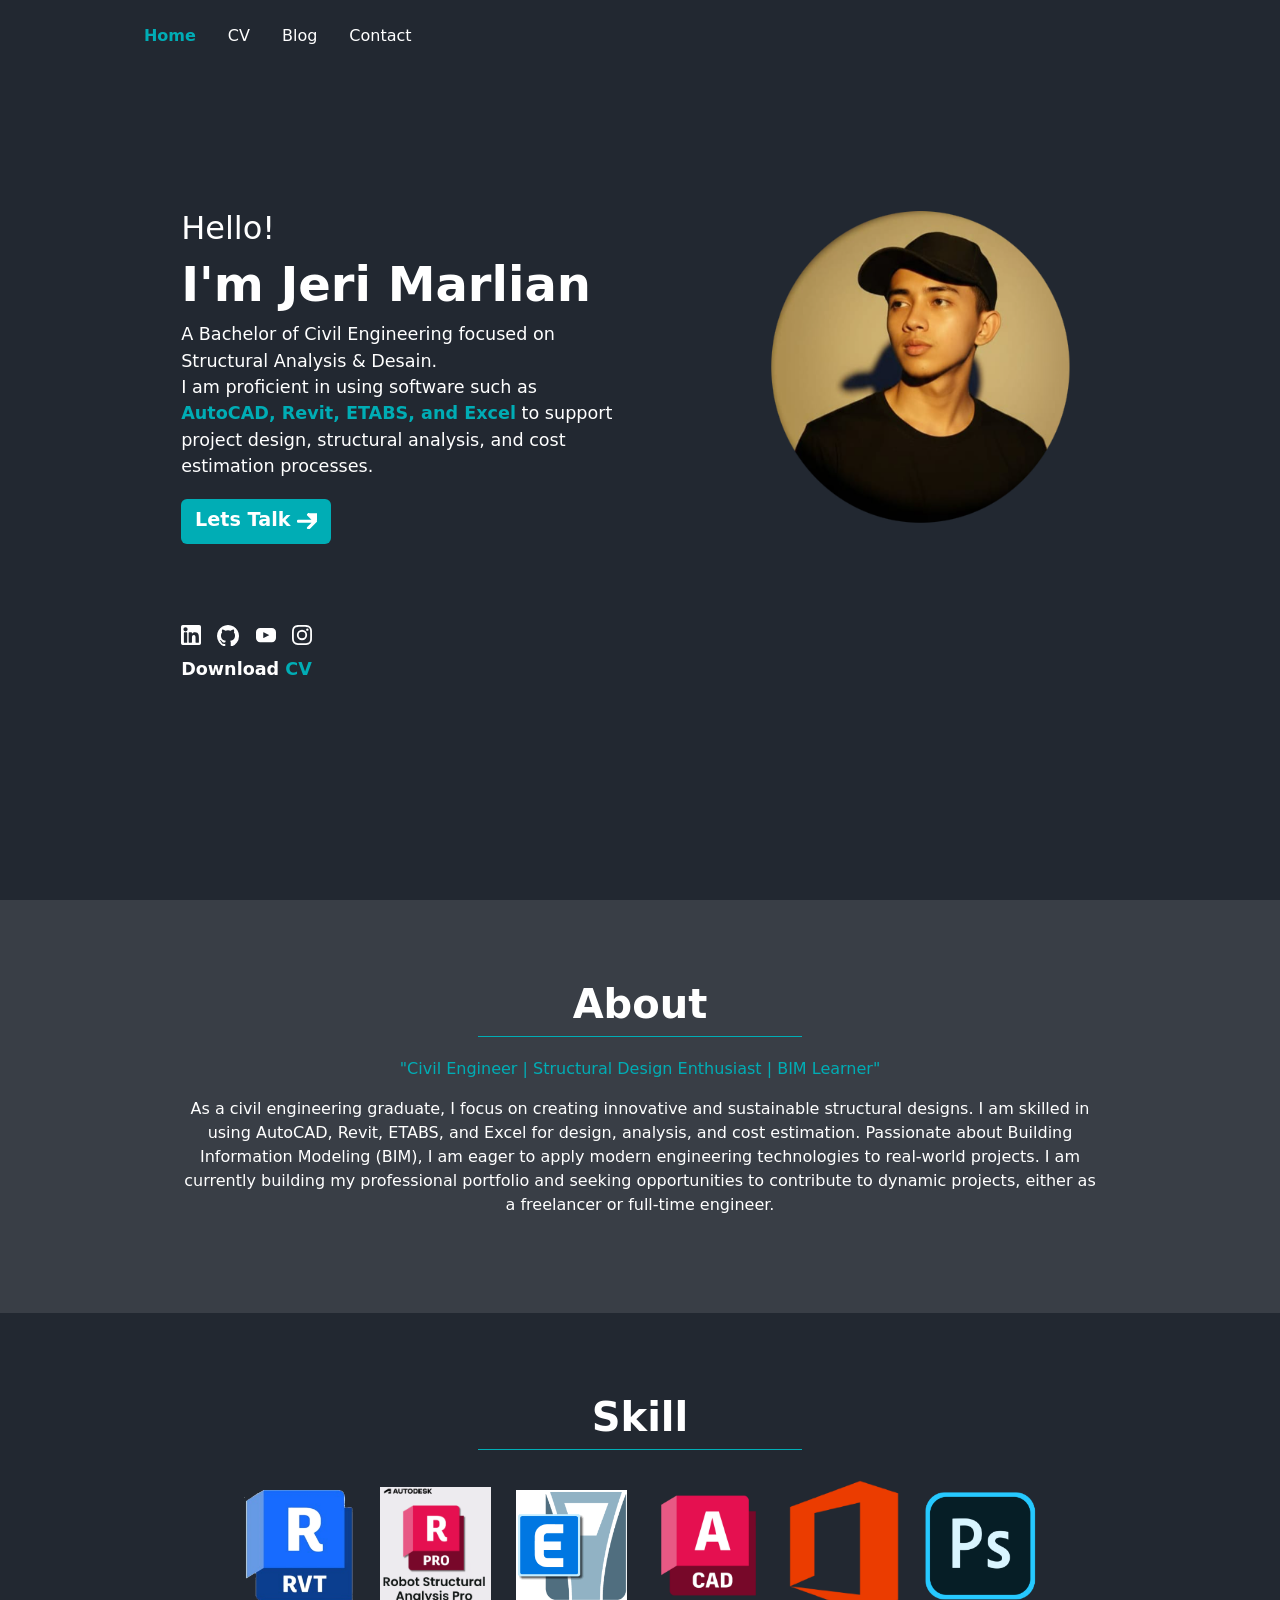
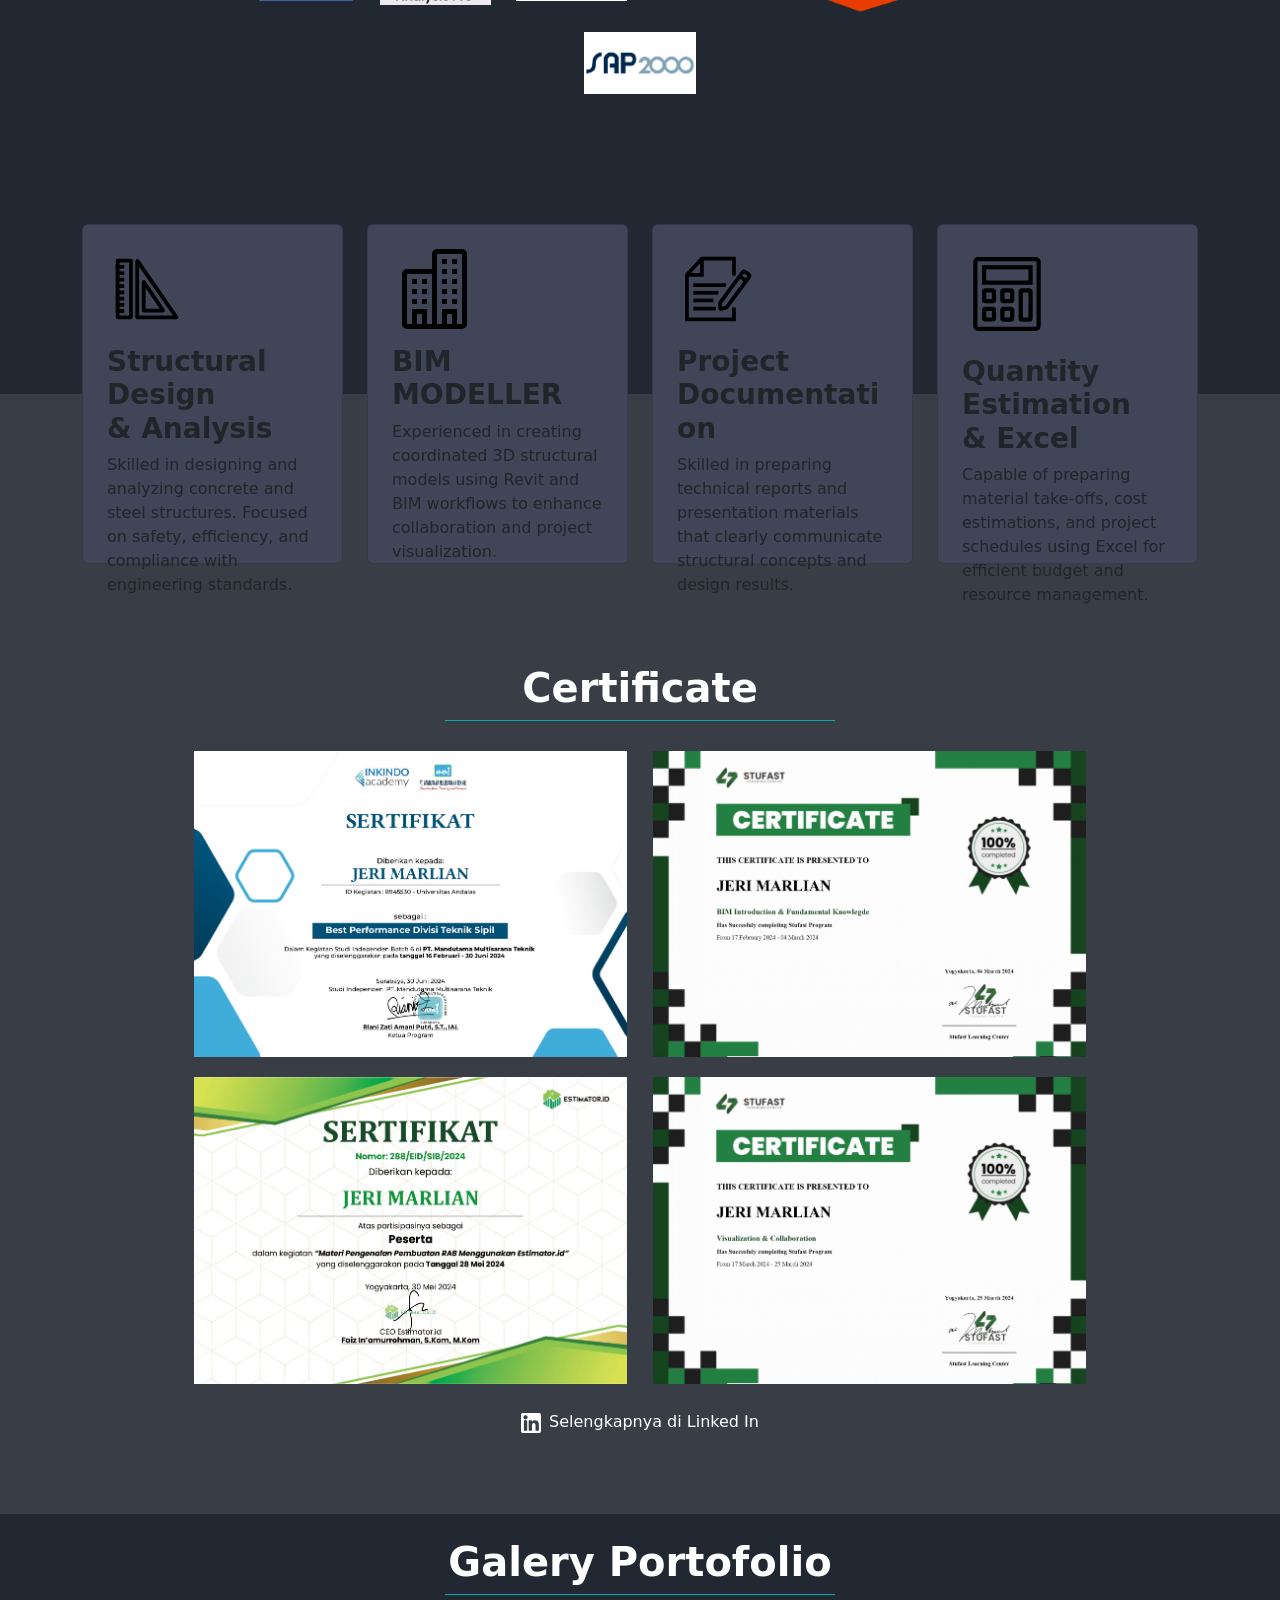
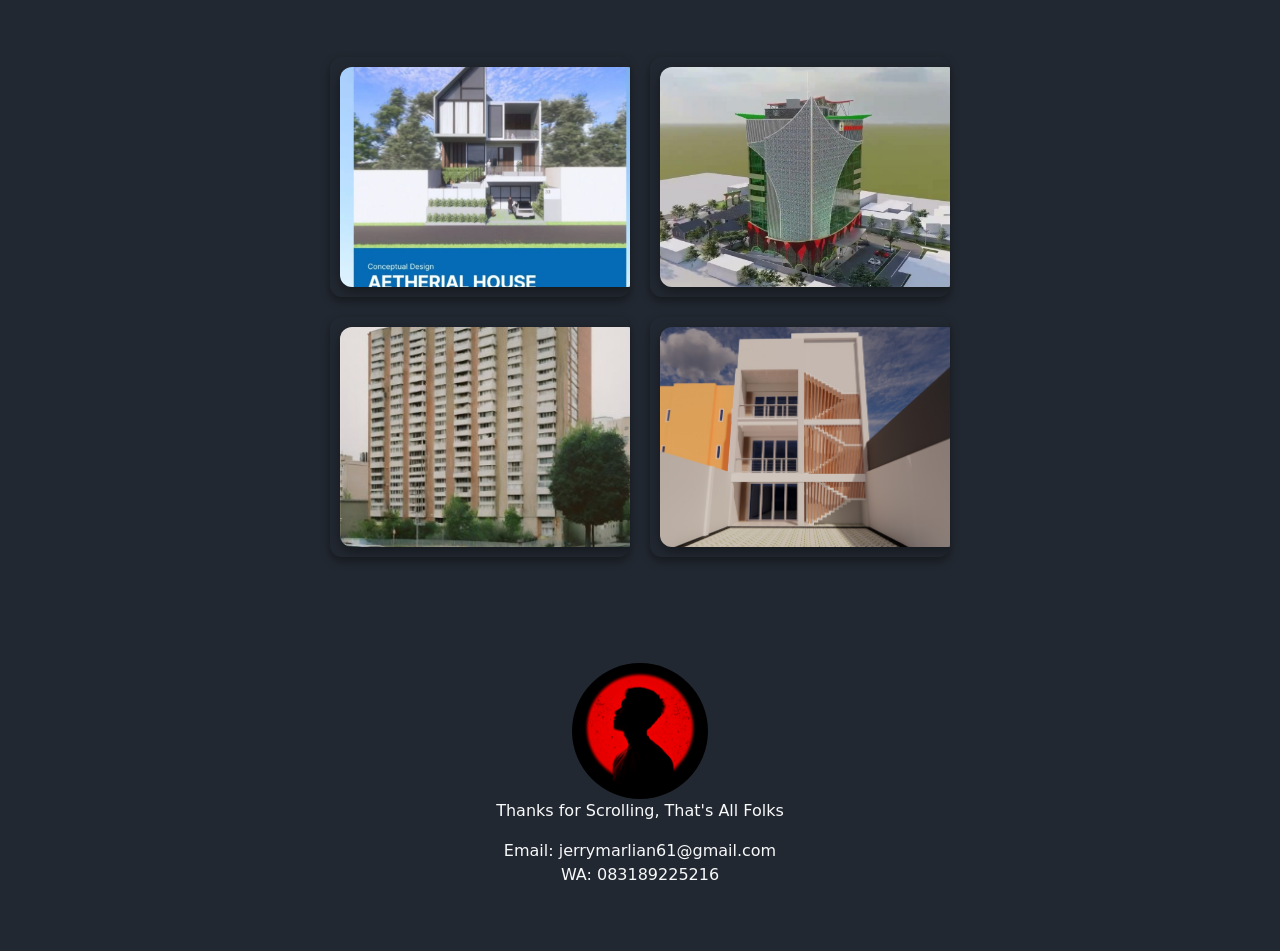
<file: index.html>
<!doctype html>
<html lang="en">
  <head>
    <!-- Required meta tags -->
    <meta charset="utf-8">
    <meta name="viewport" content="width=device-width, initial-scale=1">

    <!-- Bootstrap CSS -->
    <link href="https://cdn.jsdelivr.net/npm/bootstrap@5.0.2/dist/css/bootstrap.min.css" rel="stylesheet" integrity="sha384-EVSTQN3/azprG1Anm3QDgpJLIm9Nao0Yz1ztcQTwFspd3yD65VohhpuuCOmLASjC" crossorigin="anonymous">

    <!--My Style-->
    <link rel="stylesheet" href="css/style.css">
    <link rel="stylesheet" href="css/responsive.css">

    <!--Link Font-->
    <link rel="preconnect" href="https://fonts.googleapis.com">
<link rel="preconnect" href="https://fonts.gstatic.com" crossorigin>
<link href="https://fonts.googleapis.com/css2?family=Ubuntu:wght@300;400;700&display=swap" rel="stylesheet">

    <title>Web Portofolio</title>
  </head>
  <body>

    <!--NavBar-->
    <div class="container-fluid position-fixed" id="nav">
        <div class="container">
        <nav class="navbar navbar-expand-lg navbar-dark bg-transparent py-3">
            <div class="row justify-content-center">
                <div class="col-8">
                    <button class="navbar-toggler" type="button" data-bs-toggle="collapse" data-bs-target="#navbarNav" aria-controls="navbarNav" aria-expanded="false" aria-label="Toggle navigation">
                        <span class="navbar-toggler-icon"></span>
                    </button>
                    <div class="collapse navbar-collapse" id="navbarNav">
                        <ul class="navbar-nav">
                            <li class="nav-item">
                                <a class="nav-link active me-3" aria-current="page" href="#about">Home</a>
                            </li>
                            <li class="nav-item">
                                <a class="nav-link me-3" href="CV/cv.html">CV</a>
                            </li>
                            <li class="nav-item">
                                <a class="nav-link me-3" href="blogs/blog.html" target="_blank">Blog</a>
                            </li>
                            <li class="nav-item">
                                <a class="nav-link me-3" href="mailto:jerrymarlian61@gmail.com">Contact</a>
                            </li>
                        </ul>
                    </div>
                </div>
            </div>
        </nav>
    </div>
</div>

    <!--EndNavBar-->

    <!--Hero Section-->

    <section id="hero">
        <div class="container">
            <div class="row position-relative">
                <div class="col-lg-5 col-md-6 offset-lg-1 my-auto order-1 text-center text-lg-start">
                    <h2>Hello!</h2>
                    <h1 class="fw-bold">I'm Jeri Marlian</h1>
                    <p>A Bachelor of Civil Engineering focused on Structural Analysis & Desain. <br> 
                    I am proficient in using software such as <span class="fw-bold color-acsent">AutoCAD, Revit, ETABS, and Excel</span> to support project design, structural analysis, and cost estimation processes.</p>
                    <a href="https://www.linkedin.com/in/jeri-marlian-8443b9383/" class="btn btn-custom1 my-1">Lets Talk <svg xmlns="http://www.w3.org/2000/svg" width="20" viewBox="0 0 38.044 31.65">
                    <g id="right-arrow" transform="translate(0 -41.346)"> <g id="Group_23" data-name="Group 23" transform="translate(0 41.346)">
                    <path id="Path_2" data-name="Path 2" d="M37436,55.693,23.7,41.953a2.088,2.088,0,0,0-2.945,0L19.5,43.2a2.067,2.067,0,0,0-.608,1.472,2.107,2.107,0,0,0,.608,1.49L27.52,54.2H2.055A2.032,2.032,0,0,0,0,56.243v1.764a2.11,2.11,0,0,0,2.055,2.138H27.61L19.5,68.222a2.062,2.062,0,0,0,0,2.924l1.247,1.244a2.089,2.089,0,0,0,2.945,0L37.436,58.648a2.1,2.1,0,0,0,0-2.955Z" transform="translate(0 -41.346)" fill="#fff"/>
                    </g>
                </g>
                </svg>
                    </a>
                </button>
                <div class="social-icon position-absolute bottom-0">
                    <svg xmlns="http://www.w3.org/2000/svg" width="20" viewBox="0 0 31.297 31.297"> <path id="linkedin" d="M28.466,0H2.831A2.831,2.831,0,0,0,0,2.831V28.466A2.831,2.831,0,0,0,2.831,31.3H28.466A2.831,2.831,0,0,0,31.3,28.466V2.831A2.831,2.831,0,0,0,28.466,0ZM9.685,27.024a.824.824,0,0,1-.824.824H5.354a.824.824,0,0,1-.824-.824v-14.7a.824.824,0,0,1,.824-.824H8.861a.824.824,0,0,1,.824.824ZM7.107,10.113a3.332,3.332,0,1,1,3.332-3.332A3.332,3.332,0,0,1,7.107,10.113ZM28.012,27.09a.758.758,0,0,1-.758.758H23.491a.758.758,0,0,1-.758-.758v-6.9c0-1.029.3-4.508-2.688-4.508-2.319,0-2.79,2.381-2.884,3.45V27.09a.758.758,0,0,1-.758.758h-3.64a.758.758,0,0,1-.758-.758V12.256a.758.758,0,0,1,.758-.758H16.4a.758.758,0,0,1,.758.758v1.283c.86-1.291,2.138-2.287,4.859-2.287,6.026,0,5.992,5.63,5.992,8.723V27.09Z" fill="#fff"/>
                    </svg>
                    <svg id="github-logo" xmlns="http://www.w3.org/2000/svg" width="22" viewBox="0 0 35.627 34.755">
                    <path id="Path_20" data-name="Path 20" d="M33.237,14.237a17.736,17.736,0,0,0-6.483-6.483,17.423,17.423,0,0,0-8.941-2.389A17.425,17.425,0,0,0,8.872,7.754a17.734,17.734,0,0,0-6.483,6.483A17.425,17.425,0,0,0,0,23.178,17.312,17.312,0,0,0,3.4,33.65a17.446,17.446,0,0,0,8.779,6.436,1.038,1.038,0,0,0,.928-.162.907.907,0,0,0,.3-.7q0-.07-.012-1.252t-.012-2.064L12.849,36a6.805,6.805,0,0,1-1.287.081,9.809,9.809,0,0,1-1.612-.162,3.6,3.6,0,0,1-1.554-.7A2.943,2.943,0,0,1,7.375,33.8l-.232-.534a5.8,5.8,0,0,0-.73-1.183A2.8,2.8,0,0,0,5.4,31.2l-.162-.116a1.7,1.7,0,0,1-.3-.279,1.272,1.272,0,0,1-.209-.325q-.07-.163.116-.267a1.5,1.5,0,0,1,.673-.1l.464.069a3.386,3.386,0,0,1,1.148.557,3.744,3.744,0,0,1,1.125,1.206A4.089,4.089,0,0,0,9.544,33.4a2.731,2.731,0,0,0,1.519.5,6.6,6.6,0,0,0,1.322-.116,4.613,4.613,0,0,0,1.044-.348,3.758,3.758,0,0,1,1.136-2.389,15.881,15.881,0,0,1-2.377-.418,9.466,9.466,0,0,1-2.18-.9,6.244,6.244,0,0,1-1.867-1.554,7.468,7.468,0,0,1-1.218-2.435,11.581,11.581,0,0,1-.475-3.479A6.765,6.765,0,0,1,8.28,17.471a6.235,6.235,0,0,1,.162-4.731,3.25,3.25,0,0,1,1.995.313,13.946,13.946,0,0,1,1.937.893q.615.371.986.626a16.751,16.751,0,0,1,8.907,0l.881-.556A12.483,12.483,0,0,1,25.282,13a3.04,3.04,0,0,1,1.879-.255,6.175,6.175,0,0,1,.185,4.731,6.766,6.766,0,0,1,1.833,4.778A11.711,11.711,0,0,1,28.7,25.74a7.178,7.178,0,0,1-1.229,2.435A6.484,6.484,0,0,1,25.6,29.718a9.484,9.484,0,0,1-2.18.9,15.865,15.865,0,0,1-2.377.418,4.131,4.131,0,0,1,1.206,3.293v4.894a.924.924,0,0,0,.29.7,1.007,1.007,0,0,0,.916.162,17.444,17.444,0,0,0,8.779-6.436,17.315,17.315,0,0,0,3.4-10.472A17.439,17.439,0,0,0,33.237,14.237Z" transform="translate(0 -5.365)" fill="#fff"/>
                    </svg>
                    <svg xmlns="http://www.w3.org/2000/svg" width="20" viewBox="0 0 40.402 28.59">
                    <path id="youtube" d="M32.011,67.393H8.391A8.391,8.391,0,0,0,0,75.784V87.592a8.391,8.391,0,0,0,8.391,8.391h23.62A8.391,8.391,0,0,0,40.4,87.592V75.784A8.391,8.391,0,0,0,32.011,67.393ZM26.336,82.262,15.289,87.532a.444.444,0,0,1-.634-.4V76.263a.443.443,0,0,1,.644-.4l11.048,5.6A.444.444,0,0,1,26.336,82.262Z" transform="translate(0 -67.393)" fill="#fff"/>
                    </svg>
                    <svg id="instagram" xmlns="http://www.w3.org/2000/svg" width="20" viewBox="0 0 31.925 31.931">
                    <path id="Path_17" data-name="Path 17" d="M32.293,9.388a11.668,11.668,0,0,0-.742-3.874A8.18,8.18,0,0,0,26.878.842,11.7,11.7,0,0,0,23,.1C21.3.019,20.753,0,16.417,0S11.539.019,9.836.094A11.671,11.671,0,0,0,5.963.836,7.791,7.791,0,0,0,3.131,2.682a7.862,7.862,0,0,0-1.84,2.826A11.7,11.7,0,0,0,.548,9.382c-.081,1.709-.1,2.252-.1,6.587s.019,4.878.094,6.581a11.667,11.667,0,0,0,.742,3.874A8.178,8.178,0,0,0,5.957,31.1a11.7,11.7,0,0,0,3.874.742c1.7.075,2.246.094,6.581.094s4.878-.019,6.581-.094a11.665,11.665,0,0,0,3.874-.742,8.167,8.167,0,0,0,4.672-4.672,11.707,11.707,0,0,0,.742-3.874c.075-1.7.094-2.246.094-6.581s-.006-4.878-.081-6.581ZM29.417,22.425a8.752,8.752,0,0,1-.549,2.963,5.3,5.3,0,0,1-3.032,3.032,8.783,8.783,0,0,1-2.963.549c-1.684.075-2.189.094-6.45.094s-4.772-.019-6.45-.094a8.748,8.748,0,0,1-2.963-.549,4.913,4.913,0,0,1-1.834-1.192,4.964,4.964,0,0,1-1.192-1.834,8.785,8.785,0,0,1-.549-2.963c-.075-1.684-.094-2.19-.094-6.45s.019-4.772.094-6.45a8.748,8.748,0,0,1,.549-2.963,4.853,4.853,0,0,1,1.2-1.834A4.957,4.957,0,0,1,7.017,3.543,8.789,8.789,0,0,1,9.98,2.994c1.684-.075,2.19-.094,6.45-.094s4.772.019,6.45.094a8.752,8.752,0,0,1,2.963.549,4.91,4.91,0,0,1,1.834,1.191,4.963,4.963,0,0,1,1.192,1.834,8.788,8.788,0,0,1,.549,2.963c.075,1.684.094,2.189.094,6.45s-.019,4.759-.094,6.444Zm0,0" transform="translate(-0.449 0)" fill="#fff"/>
                    <path id="Path_18" data-name="Path 18" d="M133.152,124.5a8.2,8.2,0,1,0,8.2,8.2A8.2,8.2,0,0,0,133.152,124.5Zm0,13.524a5.321,5.321,0,1,1,5.321-5.321A5.322,5.322,0,0,1,133.152,138.024Zm0,0" transform="translate(-117.183 -116.734)" fill="#fff"/>
                    <path id="Path_19" data-name="Path 19" d="M366.28,90.517a1.915,1.915,0,1,1-1.915-1.915A1.915,1.915,0,0,1,366.28,90.517Zm0,0" transform="translate(-339.869 -83.075)" fill="#fff"/>
                    </svg>
                    <br>
                    <a href="pdfs/CV - Jeri Marlian.pdf" download class="fw-bold text-decoration-none cv">Download <span class="color-acsent">CV</span></a>
                </div>
                </div>
                <div class="col-lg-5 col-md-6 order-md-2">
                    <img src="img/hero 2.png" width="80%" class="float-lg-end mx-auto d-block border-3" alt="">
                </div>
            </div>
        </div>
    </section>

    <!--End Hero Section-->

    <!--Section About-->

    <section id="about">
        <div class="container-fluid">
            <div class="container">
                <div class="row justify-content-center">
                    <div class="col-10">
                        <h1 class="text-center fw-bold">About</h1>
                        <hr>
                    </div>
                    <div class="col-lg-10 col-md-12 mt-3">
                        <p class="text-center color-acsent">"Civil Engineer | Structural Design Enthusiast | BIM Learner"</p>
                        <p class="text-center">As a civil engineering graduate, I focus on creating innovative and sustainable structural designs. I am skilled in using AutoCAD, Revit, ETABS, and Excel for design, analysis, and cost estimation. Passionate about Building Information Modeling (BIM), I am eager to apply modern engineering technologies to real-world projects. I am currently building my professional portfolio and seeking opportunities to contribute to dynamic projects, either as a freelancer or full-time engineer.</p>
                    </div>
                </div>
            </div>
        </div>
    </section>

    <!--End Section About-->

    <!--Skills-->

    <section id="skill">
        <div class="container-fluid">
            <div class="container">
                <div class="row justify-content-center">
                    <div class="col-10">
                        <h1 class="fw-bold text-center">Skill</h1>
                        <hr>
                    </div>
                    <div class="col-lg-10 col-md-12 text-center mt-3">
                        <img src="img/Revit-2023.png" alt="">
                        <img src="img/Autodesk-Robot-Structural-Analysis-Professional.png" alt="">
                        <img src="img/etabs.png" alt="">
                        <img src="img/autocad-logo-png_seeklogo-482394.png" alt="">
                        <img src="img/ms office.png" alt="">
                        <img src="img/psd.png" alt="">
                        <img src="img/sap2000-vector-logo.png" alt="">
                    </div>
                </div>
                <div class="row justify-content-center skill-content">
                    <div class="col-lg-3 col-md-4 col-sm-10">
                        <div class="card p-4">
                            <div class="row text-center text-sm-start">
                                <div class="col-sm-12">
                                   <?xml version="1.0" encoding="utf-8"?><!-- Uploaded to: SVG Repo, www.svgrepo.com, Generator: SVG Repo Mixer Tools -->
<svg width="80px" viewBox="0 0 64 64" xmlns="http://www.w3.org/2000/svg" stroke-width="3" stroke="#000000" fill="none"><rect x="8.5" y="9.25" width="10.68" height="45.49" rx=".2" stroke-linecap="round"/><line x1="8.5" y1="14.26" x2="12.3" y2="14.26" stroke-linecap="square"/><line x1="8.5" y1="19.38" x2="12.3" y2="19.38" stroke-linecap="square"/><line x1="8.5" y1="24.51" x2="12.3" y2="24.51" stroke-linecap="square"/><line x1="8.5" y1="29.64" x2="12.3" y2="29.64" stroke-linecap="square"/><line x1="8.5" y1="34.77" x2="12.3" y2="34.77" stroke-linecap="square"/><line x1="8.5" y1="39.72" x2="12.3" y2="39.72" stroke-linecap="square"/><line x1="8.5" y1="44.66" x2="12.3" y2="44.66" stroke-linecap="square"/><line x1="8.5" y1="49.61" x2="12.3" y2="49.61" stroke-linecap="square"/><path d="M24.16,9.83V54.57a.19.19,0,0,0,.18.18h31a.19.19,0,0,0,.15-.29l-31-44.73A.18.18,0,0,0,24.16,9.83Z" stroke-linecap="round"/><path d="M29.38,26.48V49.19a.09.09,0,0,0,.08.08H44.63a.2.2,0,0,0,.16-.31L29.53,26.43A.08.08,0,0,0,29.38,26.48Z" stroke-linecap="round"/></svg>
                                </div>
                                <div class="col pt-3">
                                    <h3 class="text-sm-start fw-bold text-center">Structural Design <br> & Analysis</h3>
                                    <p class="text-start">Skilled in designing and analyzing concrete and steel structures. Focused on safety, efficiency, and compliance with engineering standards.</p>
                                </div>
                            </div>
                        </div>
                    </div>
                    <div class="col-lg-3 col-md-4 col-sm-10">
                        <div class="card p-4">
                            <div class="row text-center text-sm-start">
                                <div class="col-sm-12">
                                    <svg xmlns="http://www.w3.org/2000/svg" xml:space="preserve" id="building" width="80px" x="0" y="0" fill="#000" version="1.1" viewBox="0 0 32 32">
  <path d="M20 4h2v2h-2zm4 0h2v2h-2zm-4 4h2v2h-2zm4 0h2v2h-2zm-4 4h2v2h-2zm4 0h2v2h-2zm-4 4h2v2h-2zm4 0h2v2h-2zm-4 4h2v2h-2zm4 0h2v2h-2zm4-20H18a2 2 0 0 0-2 2v6H6a2 2 0 0 0-2 2v20a2 2 0 0 0 2 2h22a2 2 0 0 0 2-2V2a2 2 0 0 0-2-2zM12 30h-2v-4h2v4zm2 0v-6H8v6H6V10h10v20h-2zm10 0h-2v-4h2v4zm4 0h-2v-6h-6v6h-2V2h10v28zM8 12h2v2H8zm4 0h2v2h-2zm-4 4h2v2H8zm4 0h2v2h-2zm-4 4h2v2H8zm4 0h2v2h-2z"></path>
</svg>
                                </div>
                                <div class="col pt-3">
                                    <h3 class="text-sm-start fw-bold text-center">BIM <br> MODELLER</h3>
                                    <p class="text-start">Experienced in creating coordinated 3D structural models using Revit and BIM workflows to enhance collaboration and project visualization.</p>
                                </div>
                            </div>
                        </div>
                    </div>
                    <div class="col-lg-3 col-md-4 col-sm-10">
                        <div class="card p-4">
                            <div class="row text-center text-sm-start">
                                <div class="col-sm-12">
                                    <?xml version="1.0" encoding="utf-8"?><!-- Uploaded to: SVG Repo, www.svgrepo.com, Generator: SVG Repo Mixer Tools -->
<svg width="80px" viewBox="0 0 64 64" xmlns="http://www.w3.org/2000/svg" stroke-width="3" stroke="#000000" fill="none"><polyline points="45.56 46.83 45.56 56.26 7.94 56.26 7.94 20.6 19.9 7.74 45.56 7.74 45.56 21.29"/><polyline points="19.92 7.74 19.9 20.6 7.94 20.6"/><line x1="13.09" y1="47.67" x2="31.1" y2="47.67"/><line x1="13.09" y1="41.14" x2="29.1" y2="41.14"/><line x1="13.09" y1="35.04" x2="33.1" y2="35.04"/><line x1="13.09" y1="28.94" x2="39.1" y2="28.94"/><path d="M34.45,43.23l.15,4.3a.49.49,0,0,0,.62.46l4.13-1.11a.54.54,0,0,0,.34-.23L57.76,22.21a1.23,1.23,0,0,0-.26-1.72l-3.14-2.34a1.22,1.22,0,0,0-1.72.26L34.57,42.84A.67.67,0,0,0,34.45,43.23Z"/><line x1="50.2" y1="21.7" x2="55.27" y2="25.57"/></svg>
                                </div>
                                <div class="col pt-3">
                                    <h3 class="text-sm-start fw-bold text-center">Project <br> Documentation</h3>
                                    <p class="text-start">Skilled in preparing technical reports and presentation materials that clearly communicate structural concepts and design results.</p>
                                </div>
                            </div>
                        </div>
                    </div>
                    <div class="col-lg-3 col-md-4 col-sm-10">
                        <div class="card p-4">
                            <div class="row text-center text-sm-start">
                                <div class="col-sm-12">
                                    <?xml version="1.0" encoding="utf-8"?><!-- Uploaded to: SVG Repo, www.svgrepo.com, Generator: SVG Repo Mixer Tools -->
<svg width="90px" viewBox="0 0 64 64" id="Layer_1" data-name="Layer 1" xmlns="http://www.w3.org/2000/svg"><rect x="9.5" y="7.27" width="45" height="49.47" rx="2" fill="none" stroke="#000000" stroke-linecap="round" stroke-miterlimit="10" stroke-width="3"/><rect x="15.75" y="13" width="33" height="10.92" fill="none" stroke="#000000" stroke-linecap="round" stroke-miterlimit="10" stroke-width="3"/><rect x="28.7" y="29.47" width="7" height="7.63" rx="1" fill="none" stroke="#000000" stroke-linecap="round" stroke-miterlimit="10" stroke-width="3"/><rect x="15.75" y="42.5" width="7" height="7.63" rx="1" fill="none" stroke="#000000" stroke-linecap="round" stroke-miterlimit="10" stroke-width="3"/><rect x="28.7" y="42.59" width="7" height="7.63" rx="1" fill="none" stroke="#000000" stroke-linecap="round" stroke-miterlimit="10" stroke-width="3"/><rect x="15.75" y="29.47" width="7" height="7.63" rx="1" fill="none" stroke="#000000" stroke-linecap="round" stroke-miterlimit="10" stroke-width="3"/><rect x="41.75" y="29.47" width="7" height="20.75" rx="1" fill="none" stroke="#000000" stroke-linecap="round" stroke-miterlimit="10" stroke-width="3"/></svg>
                                </div>
                                <div class="col pt-3">
                                    <h3 class="text-sm-start fw-bold text-center">Quantity Estimation <br> & Excel</h3>
                                    <p class="text-start">Capable of preparing material take-offs, cost estimations, and project schedules using Excel for efficient budget and resource management.</p>
                                </div>
                            </div>
                        </div>
                    </div>
                </div>
            </div>
        </div>
    </section>

    <!--End Skill-->

    <!--Sertifikat-->

    <section id="sertifikat">
        <div class="container-fluid">
            <div class="container">
                <div class="row">
                    <div class="col-12">
                        <h1 class="fw-bold text-center">Certificate</h1>
                        <hr>
                    </div>
                </div>
                <div class="row justify-content-center">
                    <div class="col-lg-10 col-md-12 text-center pt-3">
                        <img src="img/Sertifikat Best Performance Individu JERI MARLIAN_page-0001.jpg" alt="">
                        <img src="img/BIM Introduction & Fundamental Knowlegde_page-0001.jpg" alt="">
                        <img src="img/Sertifikat Estimator JERI MARLIAN_page-0001.jpg" alt="">
                        <img src="img/Visualization _ Collaboration_page-0001.jpg" alt="">
                    </div>
                </div>
                <div class="row">
                    <div class="col-12 text-center pt-3">
                        <svg xmlns="http://www.w3.org/2000/svg" width="20" viewBox="0 0 31.297 31.297">
  <path id="linkedin" d="M28.466,0H2.831A2.831,2.831,0,0,0,0,2.831V28.466A2.831,2.831,0,0,0,2.831,31.3H28.466A2.831,2.831,0,0,0,31.3,28.466V2.831A2.831,2.831,0,0,0,28.466,0ZM9.685,27.024a.824.824,0,0,1-.824.824H5.354a.824.824,0,0,1-.824-.824v-14.7a.824.824,0,0,1,.824-.824H8.861a.824.824,0,0,1,.824.824ZM7.107,10.113a3.332,3.332,0,1,1,3.332-3.332A3.332,3.332,0,0,1,7.107,10.113ZM28.012,27.09a.758.758,0,0,1-.758.758H23.491a.758.758,0,0,1-.758-.758v-6.9c0-1.029.3-4.508-2.688-4.508-2.319,0-2.79,2.381-2.884,3.45V27.09a.758.758,0,0,1-.758.758h-3.64a.758.758,0,0,1-.758-.758V12.256a.758.758,0,0,1,.758-.758H16.4a.758.758,0,0,1,.758.758v1.283c.86-1.291,2.138-2.287,4.859-2.287,6.026,0,5.992,5.63,5.992,8.723V27.09Z" fill="#fff"/>
                   <p class="d-inline ps-2"><a href="https://www.linkedin.com/in/jeri-marlian-8443b9383/">Selengkapnya di Linked In</a></p> 
                </svg>
                    </div>
                </div>
            </div>
        </div>
    </section>

    <!--End Sertifikat-->

    <!-- Portofolio -->
<section id="portofolio">
  <div class="container">
    <div class="row justify-content-center">
      <div class="col-12">
        <h1 class="text-center fw-bold pt-4">Galery Portofolio</h1>
        <hr>
      </div>
    </div>

    <div class="row justify-content-center">
      <div class="col-lg-10 col-md-12 d-flex flex-wrap justify-content-center p-5">

        <!-- Project 1 -->
        <div class="gallery-item" onclick="openModal(1)">
          <img src="img/galery 1.jpg" alt="Project 1" class="gallery-img">
          <div class="overlay">
            <h3>Aetherial House</h3>
            <p>Click to view details</p>
          </div>
        </div>

        <!-- Project 2 -->
        <a class="gallery-item"
        href="blogs/Project-Unidha/project-unidha.html"
        target="_blank">
        <img src="img/galery 2.jpg"
         alt="Project 4"
         class="gallery-img">
        <div class="overlay">
        <h3>Desain Gedung Tower Unidha</h3>
        <p>Click to view details</p>
        </div>
        </a>

        <!-- Project 3 -->
        <div class="gallery-item" onclick="openModal(3)">
          <img src="img/galery 3.jpg" alt="Project 3" class="gallery-img">
          <div class="overlay">
            <h3>Setiabudi Apartement</h3>
            <p>Click to view details</p>
          </div>
        </div>

        <a class="gallery-item"
        href="https://jerrymarlyan.github.io/blogs/MagangHub/maganghub-portofolio.html"
        target="_blank">
        <img src="img/ruko-sumur-batu.jpeg"
         alt="Project 4"
         class="gallery-img">
        <div class="overlay">
        <h3>MagangHub - Batch 2</h3>
        <p>Click to view details</p>
        </div>
        </a>

      </div>
    </div>
  </div>
</section>

<!-- Modal untuk PDF Preview -->

<div id="pdfModal" class="modal" style="display:none;">
  <div class="modal-content">
    <span class="close" onclick="closeModal()">&times;</span>
    <h2 id="modalTitle"></h2>
    <div id="pdfContainer"></div>
  </div>
</div>

<!--End Portofolio-->

     <Footer class="py-5">
        <div class="container">
            <div class="row justify-content-center">
                <div class="col-12 text-center">
                    <img src="img/footer img.png" alt="">
                </div>
            </div>
            <div class="row justify-content-center">
                <div class="col-12 text-center">
                    <p class="text-light">Thanks for Scrolling, That's All Folks</p>
                    <p class="text-light">Email: jerrymarlian61@gmail.com <br>
                    WA: 083189225216</p>
                </div>
            </div>
        </div>
     </Footer>

<!--My Script-->

<script src="js/script.js"></script>

    <!-- Option 1: Bootstrap Bundle with Popper -->
    <script src="https://cdn.jsdelivr.net/npm/bootstrap@5.0.2/dist/js/bootstrap.bundle.min.js" integrity="sha384-MrcW6ZMFYlzcLA8Nl+NtUVF0sA7MsXsP1UyJoMp4YLEuNSfAP+JcXn/tWtIaxVXM" crossorigin="anonymous"></script>

    <!-- Option 2: Separate Popper and Bootstrap JS -->
    <!--
    <script src="https://cdn.jsdelivr.net/npm/@popperjs/core@2.9.2/dist/umd/popper.min.js" integrity="sha384-IQsoLXl5PILFhosVNubq5LC7Qb9DXgDA9i+tQ8Zj3iwWAwPtgFTxbJ8NT4GN1R8p" crossorigin="anonymous"></script>
    <script src="https://cdn.jsdelivr.net/npm/bootstrap@5.0.2/dist/js/bootstrap.min.js" integrity="sha384-cVKIPhGWiC2Al4u+LWgxfKTRIcfu0JTxR+EQDz/bgldoEyl4H0zUF0QKbrJ0EcQF" crossorigin="anonymous"></script>
    -->
  </body>
</html>
</file>
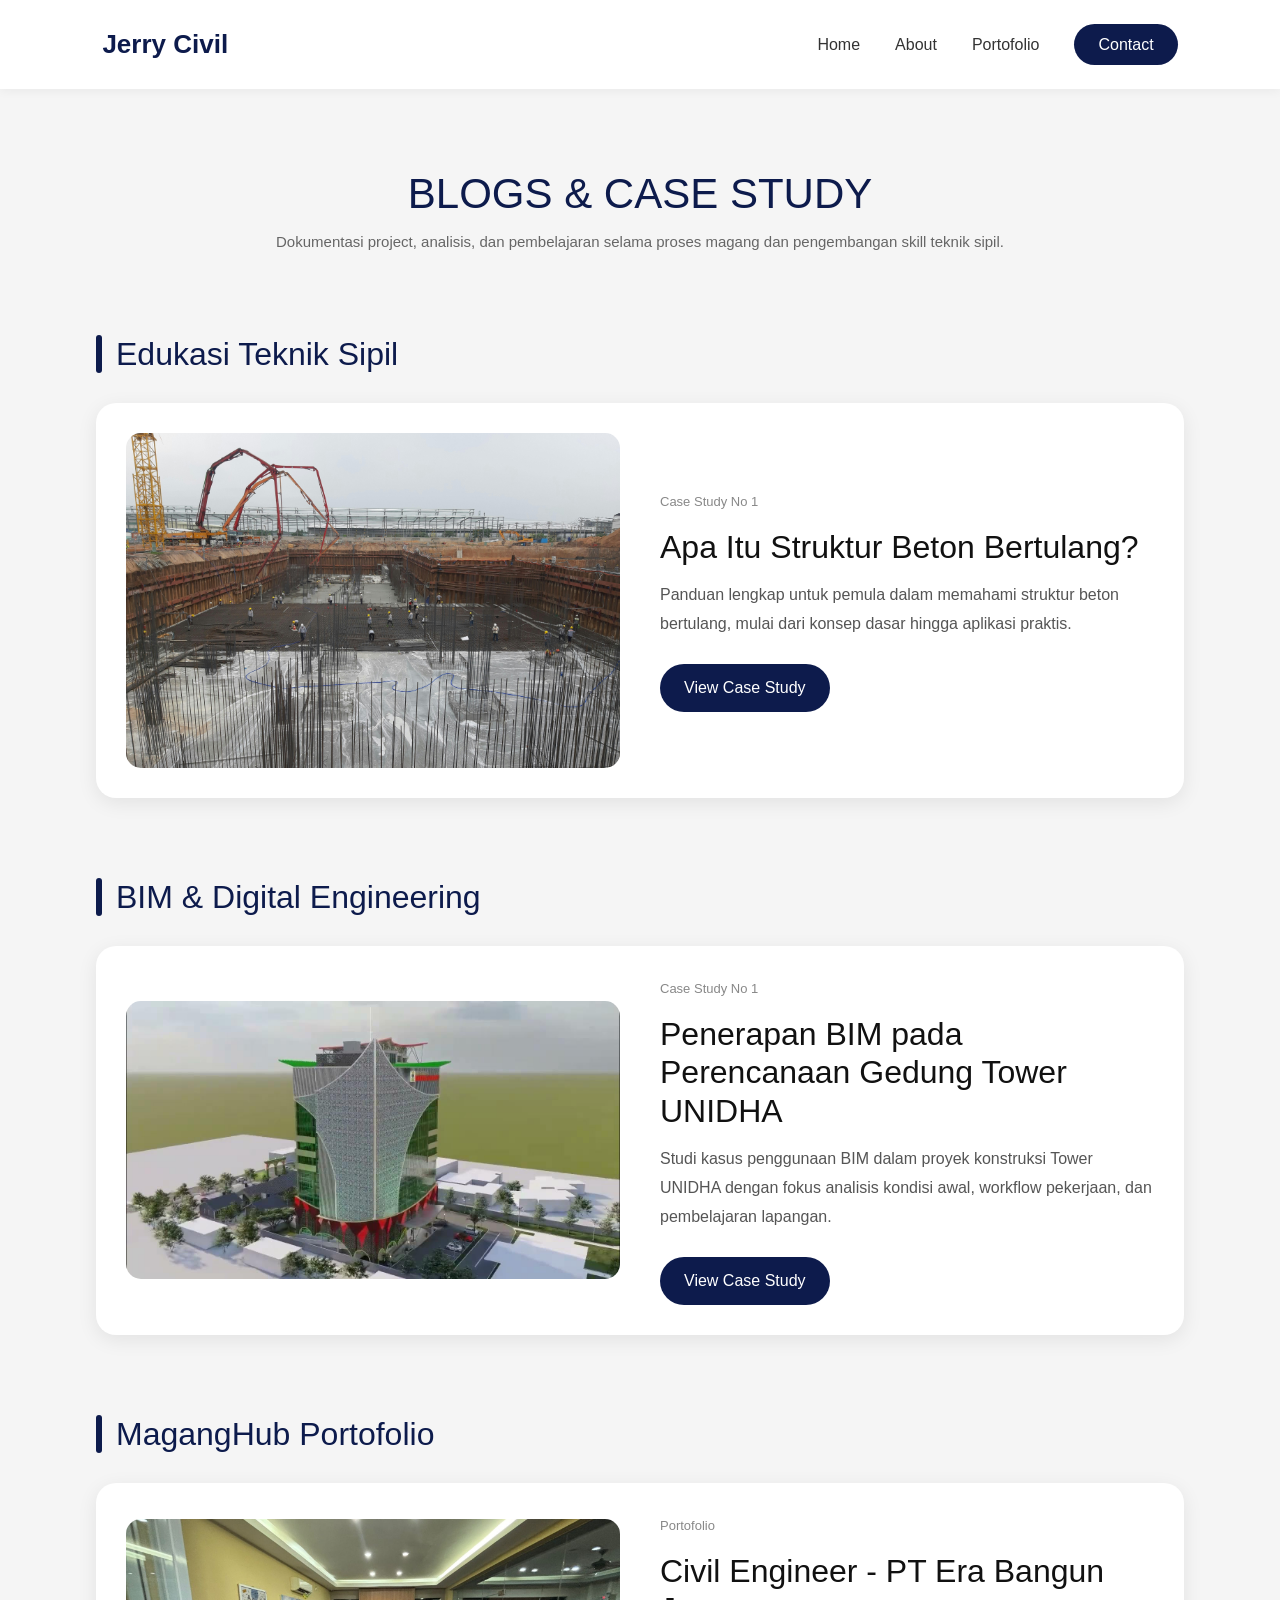
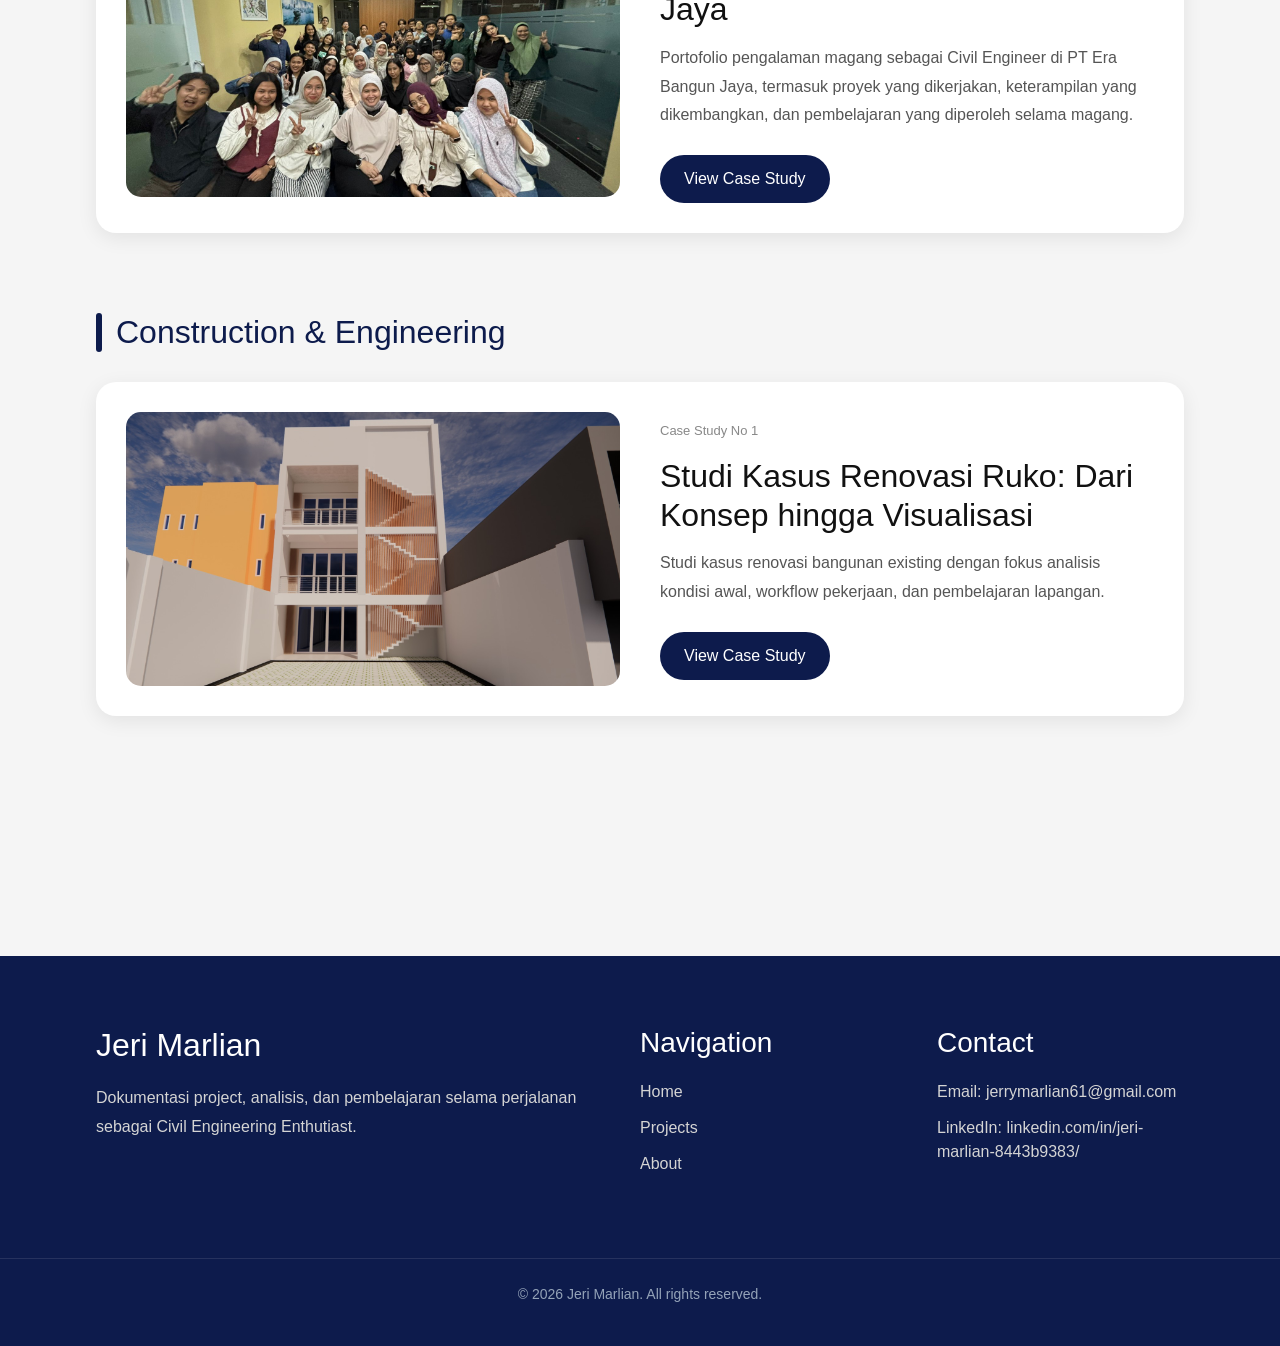
<file: blogs/blog.html>
<!doctype html>
<html lang="en">

<head>

  <meta charset="utf-8">
  <meta name="viewport" content="width=device-width, initial-scale=1">

  <!-- Bootstrap CSS -->
  <link href="https://cdn.jsdelivr.net/npm/bootstrap@5.0.2/dist/css/bootstrap.min.css" rel="stylesheet">

  <!-- My Style -->
  <link rel="stylesheet" href="style.css">

  <!-- Font -->
  <link rel="preconnect" href="https://fonts.googleapis.com">
  <link rel="preconnect" href="https://fonts.gstatic.com" crossorigin>

  <link href="https://fonts.googleapis.com/css2?family=Ubuntu:wght@300;400;700&display=swap" rel="stylesheet">

  <title>Jeri Marlian Blog</title>

<!-- ========================= -->
<!-- NAVBAR -->
<!-- ========================= -->

<header class="navbar-custom">

  <div class="logo">
    <a href="../index.html">Jerry Civil</a>
  </div>

  <nav>

    <ul>

      <li><a href="blog.html">Home</a></li>
      <li><a href="#">About</a></li>
      <li><a href="../index.html">Portofolio</a></li>
      <li>
        <a href="https://wa.me/6283189225216?text=Halo%20Lets%20Connect%20and%20Discuss%20Civil%20Engineering%20Topics!"
   class="contact-btn"
   target="_blank">

   Contact

</a>
      </li>
    </ul>
  </nav>

</header>

</head>

<body>

<section class="case-study">

  <div class="section-title">

    <h1>BLOGS & CASE STUDY</h1>

    <p>
      Dokumentasi project, analisis, dan pembelajaran
      selama proses magang dan pengembangan skill teknik sipil.
    </p>

  </div>

  <!-- CATEGORY 1 -->

<div class="category-title">
  <h2>Edukasi Teknik Sipil</h2>
</div>

<!-- CARD 1 -->

  <div class="case-card">

    <div class="case-image">
      <img src="../img/civil-engineering.jpg" alt="Civil Engineering">
    </div>

    <div class="case-content">

      <span>Case Study No 1</span>

      <h2>Apa Itu Struktur Beton Bertulang?</h2>

      <p>
        Panduan lengkap untuk pemula dalam memahami struktur beton bertulang, mulai dari konsep dasar hingga aplikasi praktis.
      </p>

      <a href="struktur-beton-bertulang.html" class="case-btn">
        View Case Study
      </a>
    </div>
  </div>

  <!-- CATEGORY 2 -->

<div class="category-title">
  <h2>BIM & Digital Engineering</h2>
</div>

  <!-- CARD 1 -->

  <div class="case-card">

    <div class="case-image">
      <img src="../img/galery 2.jpg" alt="BIM Tower UNIDHA">
    </div>

    <div class="case-content">

      <span>Case Study No 1</span>

      <h2>Penerapan BIM pada Perencanaan Gedung Tower UNIDHA</h2>

      <p>
        Studi kasus penggunaan BIM dalam proyek konstruksi Tower UNIDHA dengan fokus
        analisis kondisi awal, workflow pekerjaan,
        dan pembelajaran lapangan.
      </p>

      <a href="bim-tower-unidha.html" class="case-btn">
        View Case Study
      </a>

    </div>

  </div>
  <!-- CATEGORY 3 -->

<div class="category-title">
  <h2>MagangHub Portofolio</h2>
</div>

  <!-- CARD 1 -->

  <div class="case-card">

    <div class="case-image">
      <img src="../img/maganghub-portofolio.jpeg" alt="MagangHub Portofolio">
    </div>

    <div class="case-content">

      <span>Portofolio</span>

      <h2>Civil Engineer - PT Era Bangun Jaya</h2>

      <p>
        Portofolio pengalaman magang sebagai Civil Engineer di PT Era Bangun Jaya, termasuk proyek yang dikerjakan, keterampilan yang dikembangkan, dan pembelajaran yang diperoleh selama magang.
      </p>

      <a href="../blogs/MagangHub/maganghub-portofolio.html" class="case-btn">
        View Case Study
      </a>
    </div>
  </div>

    <!-- CATEGORY 4 -->

<div class="category-title">
  <h2>Construction & Engineering</h2>
</div>

<!-- CARD 1 -->

  <div class="case-card">

    <div class="case-image">
      <img src="../img/ruko-sumur-batu.jpeg" alt="Renovasi Ruko">
    </div>

    <div class="case-content">

      <span>Case Study No 1</span>

      <h2>Studi Kasus Renovasi Ruko: Dari Konsep hingga Visualisasi</h2>

      <p>
        Studi kasus renovasi bangunan existing dengan fokus
        analisis kondisi awal, workflow pekerjaan,
        dan pembelajaran lapangan.
      </p>

      <a href="renovasi-ruko.html" class="case-btn">
        View Case Study
      </a>

    </div>

  </div>

</section>

<script src="script.js"></script>

<!-- ========================= -->
<!-- FOOTER -->
<!-- ========================= -->

<footer class="footer">

  <div class="footer-container">
    <!-- LEFT -->
    <div class="footer-about">
      <h2>Jeri Marlian</h2>
      <p>
        Dokumentasi project, analisis, dan pembelajaran
        selama perjalanan sebagai Civil Engineering Enthutiast.
      </p>
    </div>
    <!-- CENTER -->
    <div class="footer-links">
      <h3>Navigation</h3>
      <a href="blog.html">Home</a>
      <a href="../index.html">Projects</a>
      <a href="#">About</a>
    </div>
    <!-- RIGHT -->
    <div class="footer-contact">
      <h3>Contact</h3>
      <p>Email: jerrymarlian61@gmail.com</p>
      <p>LinkedIn: linkedin.com/in/jeri-marlian-8443b9383/</p>
    </div>
  </div>
  <div class="footer-bottom">
    <p>© 2026 Jeri Marlian. All rights reserved.</p>
  </div>
</footer>

</body>
</html>
</file>
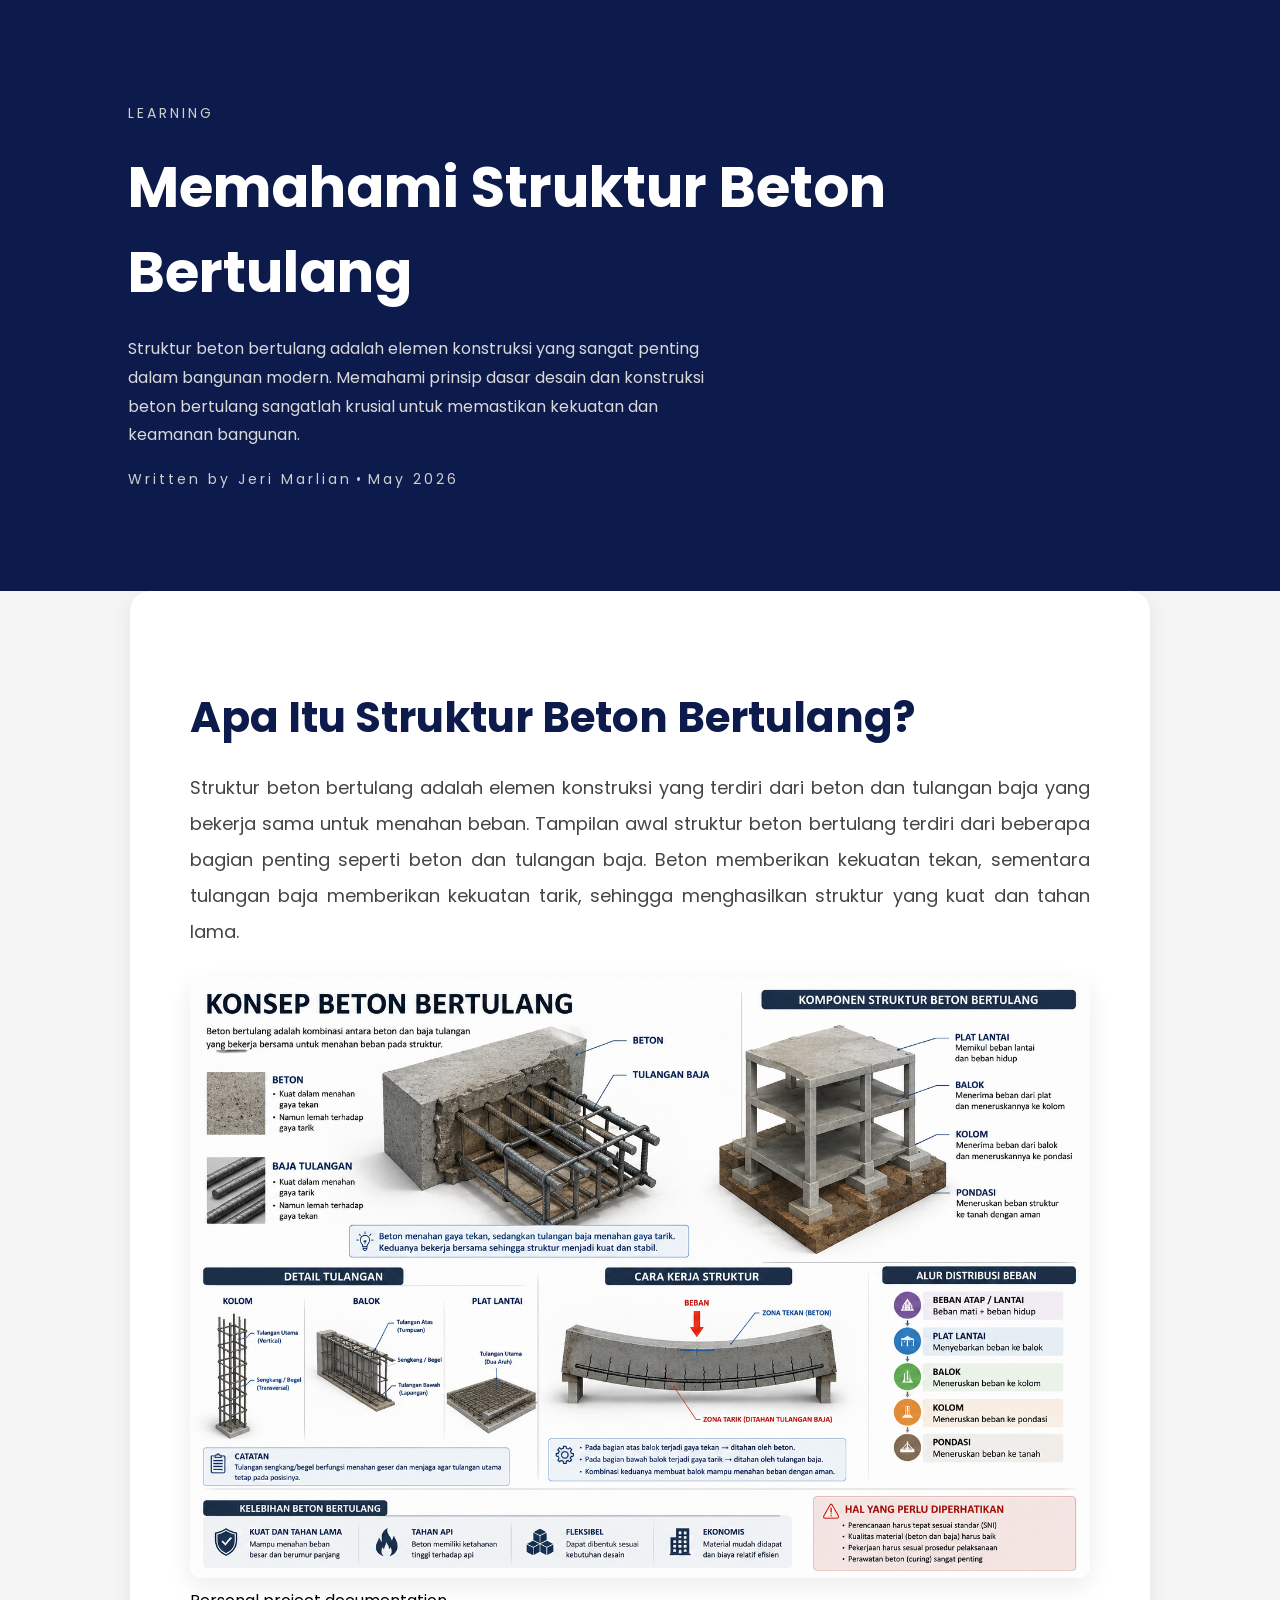
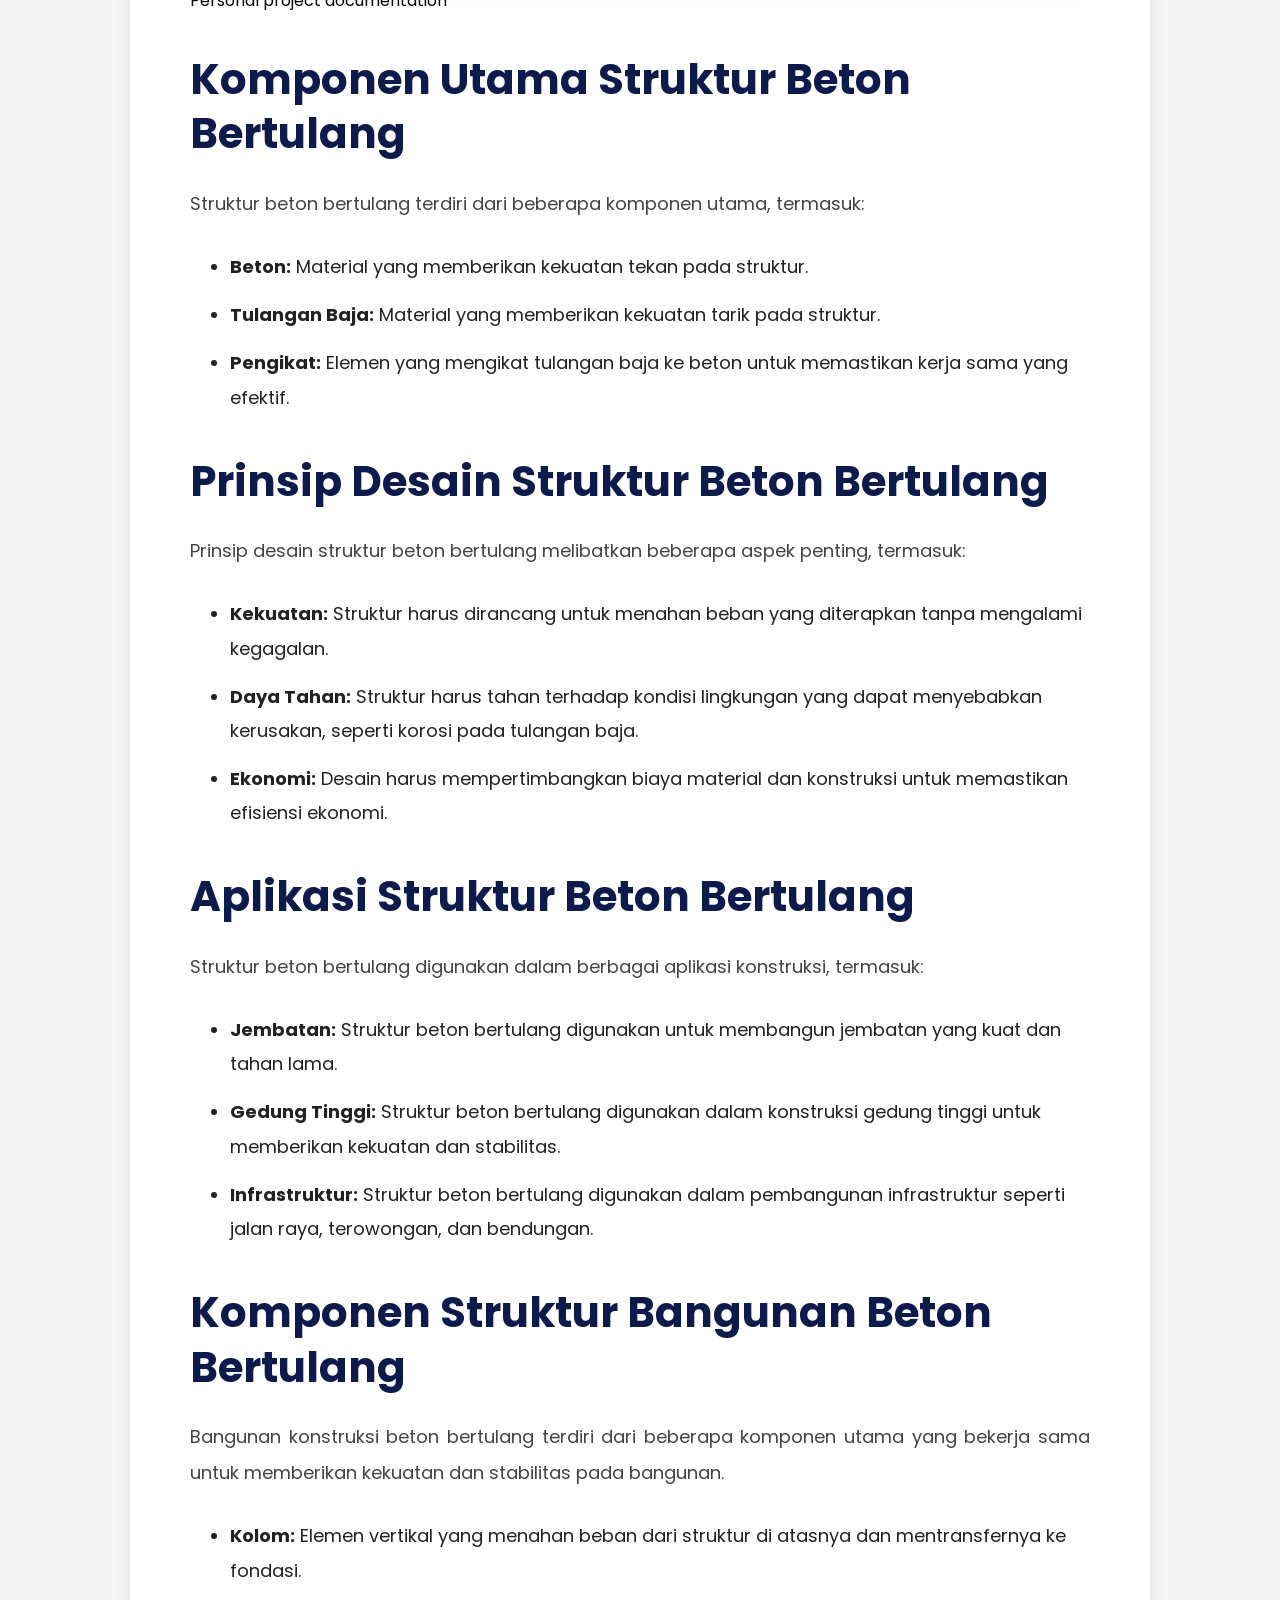
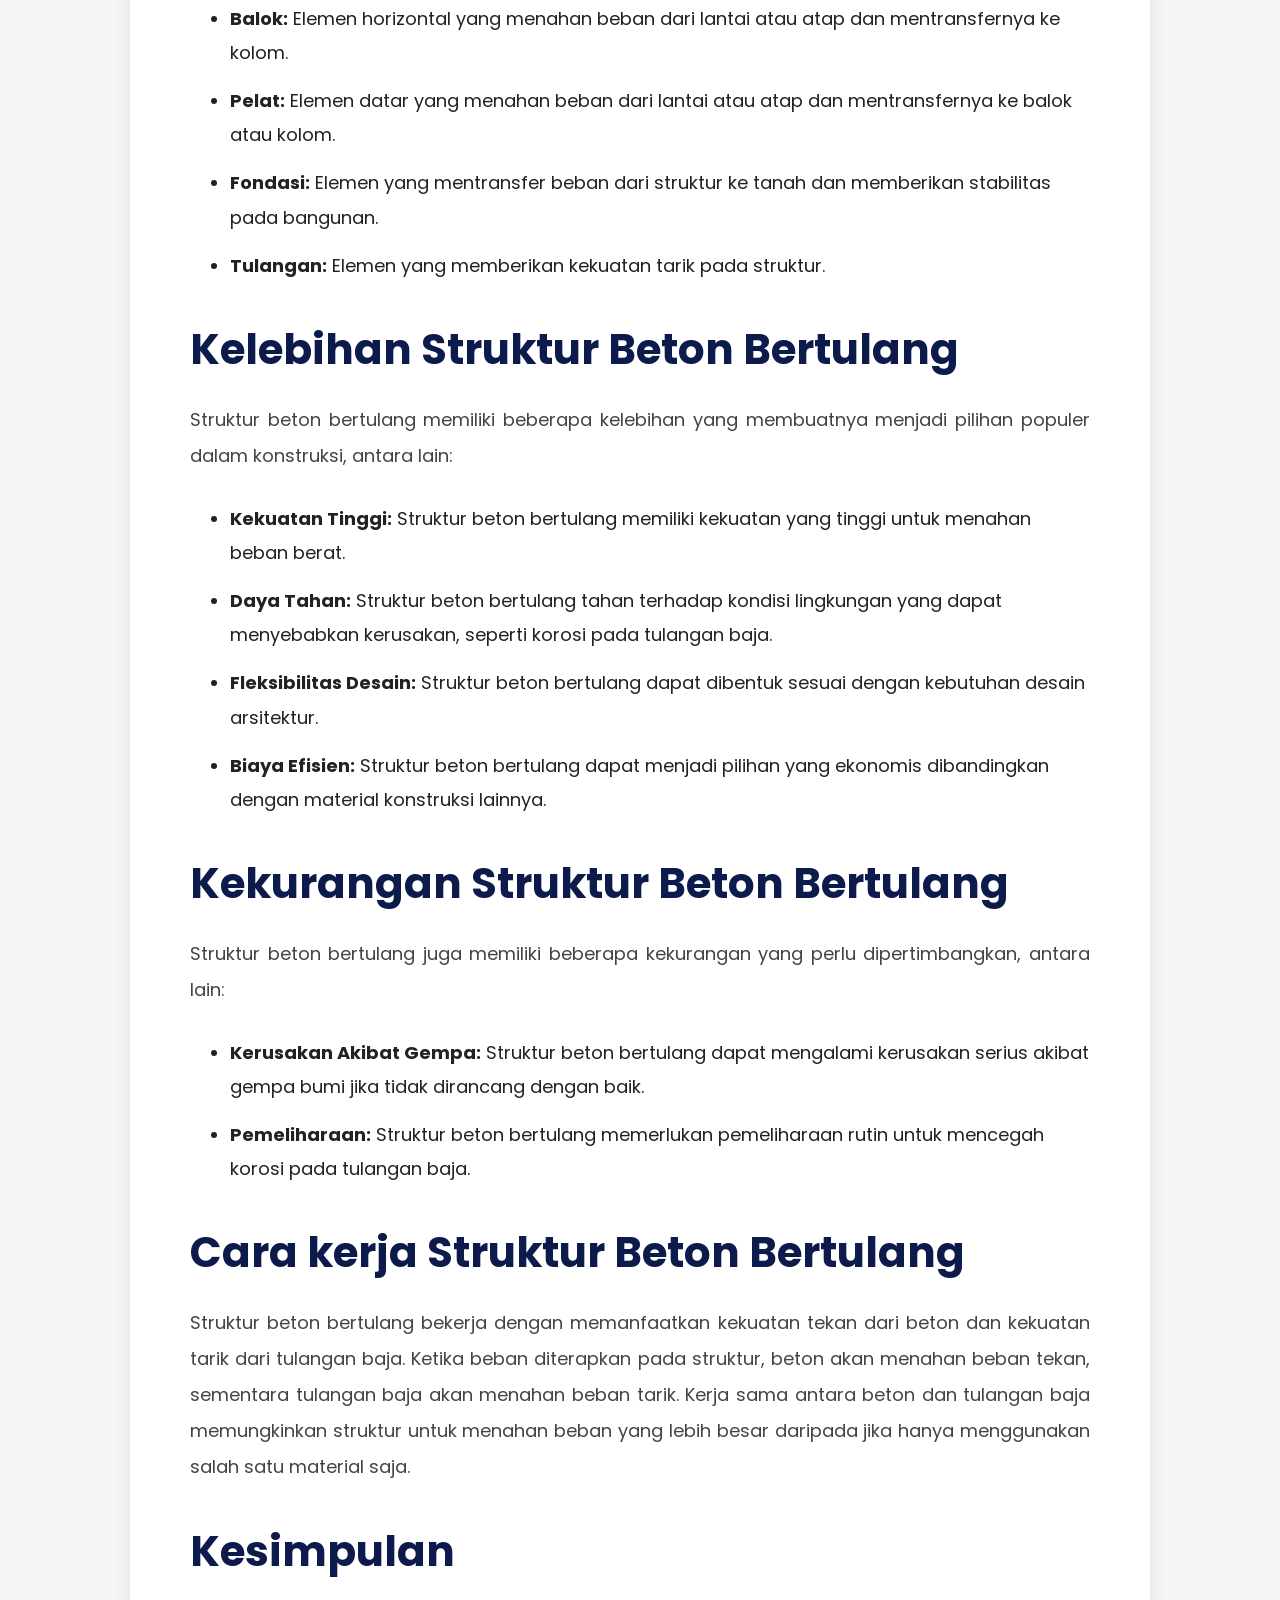
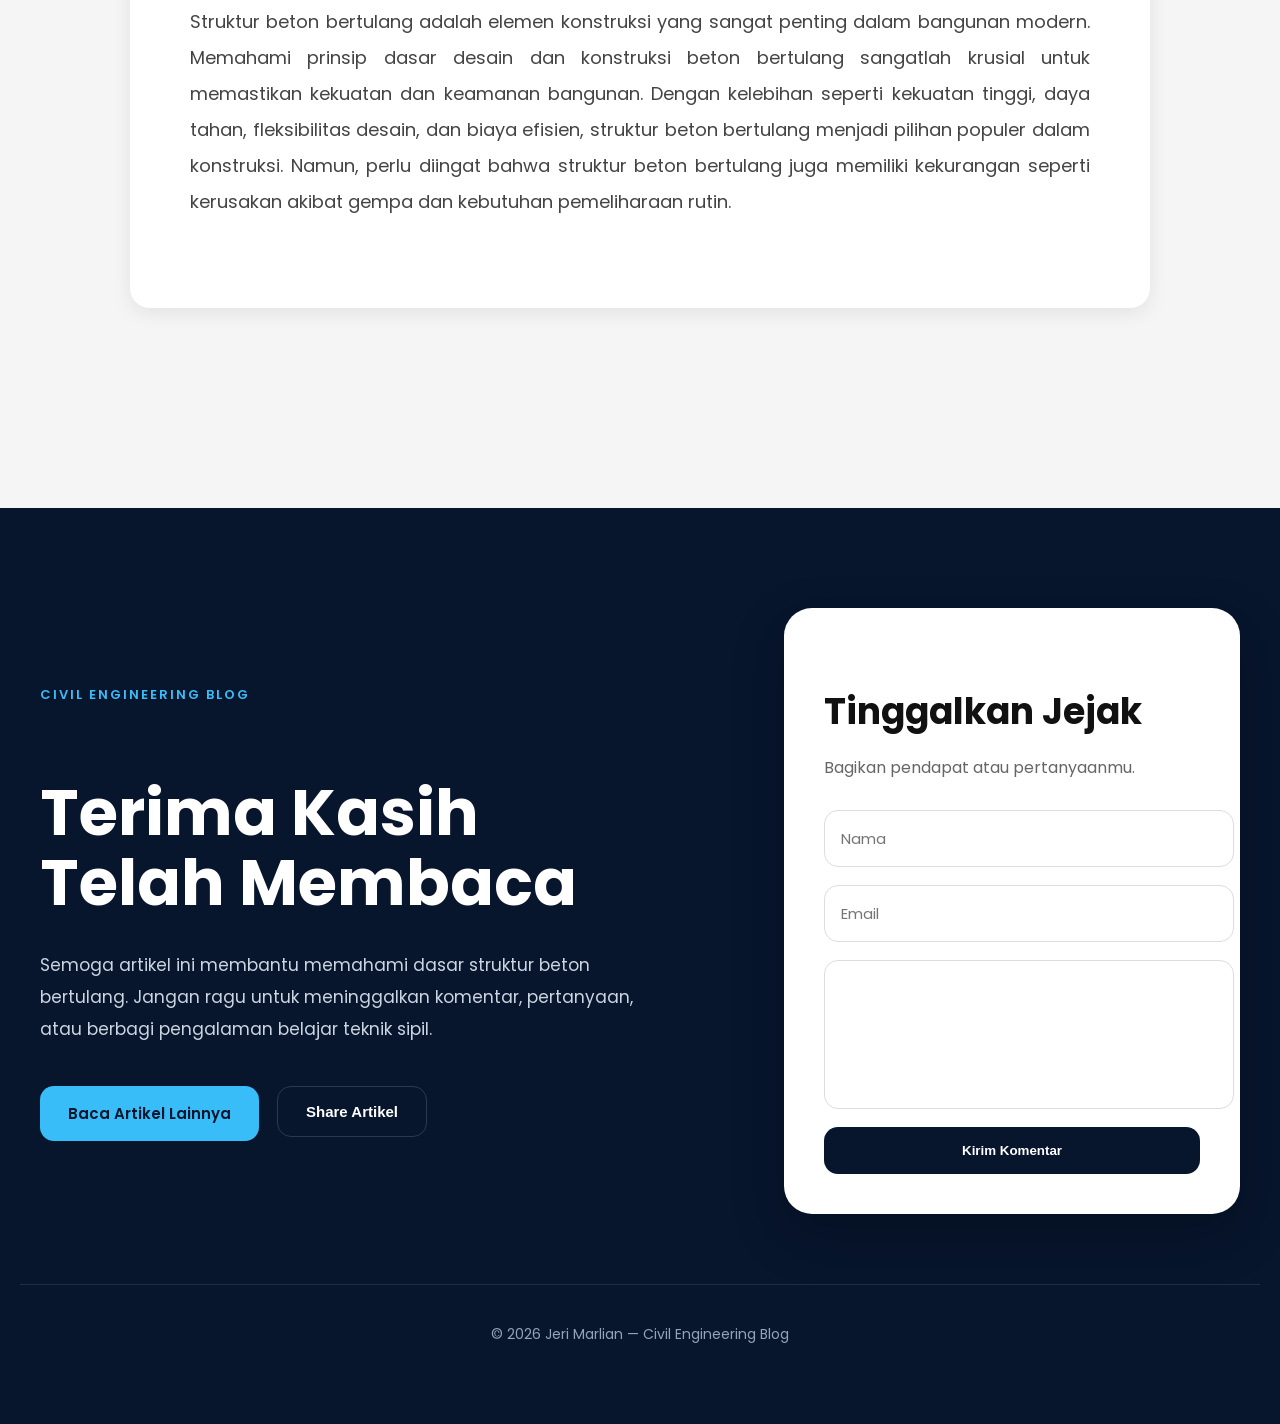
<file: blogs/struktur-beton-bertulang.html>
<!doctype html>
<html lang="en">

<head>

  <meta charset="utf-8">
  <meta name="viewport" content="width=device-width, initial-scale=1">

  <!-- CSS -->
  <link rel="stylesheet" href="style.css">

  <!-- Font -->
  <link rel="preconnect" href="https://fonts.googleapis.com">

  <link rel="preconnect" href="https://fonts.gstatic.com" crossorigin>

  <link href="https://fonts.googleapis.com/css2?family=Poppins:wght@300;400;600;700&display=swap" rel="stylesheet">

  <title>Struktur Beton Bertulang</title>

</head>

<body>

  <!-- HERO -->

  <section class="detail-hero">

    <div class="hero-content">

      <span>LEARNING</span>

      <h1>Memahami Struktur Beton Bertulang</h1>

      <p>
        Struktur beton bertulang adalah elemen konstruksi yang sangat penting dalam bangunan modern. Memahami prinsip dasar desain dan konstruksi beton bertulang sangatlah krusial untuk memastikan kekuatan dan keamanan bangunan.
      </p>

      <div class="post-info">

        <span>Written by Jeri Marlian</span>

        <span>•</span>

        <span>May 2026</span>

      </div>

    </div>

  </section>

  <!-- CONTENT -->

  <section class="detail-content">

    <div class="content-box">

      <h2>Apa Itu Struktur Beton Bertulang?</h2>
        <p>
            Struktur beton bertulang adalah elemen konstruksi yang terdiri dari beton dan tulangan baja yang bekerja sama untuk menahan beban. Tampilan awal struktur beton bertulang terdiri dari beberapa bagian penting seperti beton dan tulangan baja. Beton memberikan kekuatan tekan, sementara tulangan baja memberikan kekuatan tarik, sehingga menghasilkan struktur yang kuat dan tahan lama.
        </p>
      <!-- FOTO -->

      <img 
      src="../img/Konsep beton bertulang.png"
      alt="Konsep Struktur Beton Bertulang"
      class="article-image">
<div class="image-caption">
  Personal project documentation
</div>
        
      <h2>Komponen Utama Struktur Beton Bertulang</h2>

      <p>
        Struktur beton bertulang terdiri dari beberapa komponen utama, termasuk:
      </p>
        <ul>
            <li><strong>Beton:</strong> Material yang memberikan kekuatan tekan pada struktur.</li>
            <li><strong>Tulangan Baja:</strong> Material yang memberikan kekuatan tarik pada struktur.</li>
            <li><strong>Pengikat:</strong> Elemen yang mengikat tulangan baja ke beton untuk memastikan kerja sama yang efektif.</li>
        </ul>
        <h2>Prinsip Desain Struktur Beton Bertulang</h2>
        <p>
            Prinsip desain struktur beton bertulang melibatkan beberapa aspek penting, termasuk:
        </p>
        <ul>
            <li><strong>Kekuatan:</strong> Struktur harus dirancang untuk menahan beban yang diterapkan tanpa mengalami kegagalan.</li>
            <li><strong>Daya Tahan:</strong> Struktur harus tahan terhadap kondisi lingkungan yang dapat menyebabkan kerusakan, seperti korosi pada tulangan baja.</li>
            <li><strong>Ekonomi:</strong> Desain harus mempertimbangkan biaya material dan konstruksi untuk memastikan efisiensi ekonomi.</li>
        </ul>
        <h2>Aplikasi Struktur Beton Bertulang</h2>
        <p>
            Struktur beton bertulang digunakan dalam berbagai aplikasi konstruksi, termasuk:
        </p>
        <ul>
            <li><strong>Jembatan:</strong> Struktur beton bertulang digunakan untuk membangun jembatan yang kuat dan tahan lama.</li>
            <li><strong>Gedung Tinggi:</strong> Struktur beton bertulang digunakan dalam konstruksi gedung tinggi untuk memberikan kekuatan dan stabilitas.</li>
            <li><strong>Infrastruktur:</strong> Struktur beton bertulang digunakan dalam pembangunan infrastruktur seperti jalan raya, terowongan, dan bendungan.</li>
        </ul>

      <h2>Komponen Struktur Bangunan Beton Bertulang </h2>
      <p>Bangunan konstruksi beton bertulang terdiri dari beberapa komponen utama yang bekerja sama untuk memberikan kekuatan dan stabilitas pada bangunan.</p>
        <ul>
            <li><strong>Kolom:</strong> Elemen vertikal yang menahan beban dari struktur di atasnya dan mentransfernya ke fondasi.</li>
            <li><strong>Balok:</strong> Elemen horizontal yang menahan beban dari lantai atau atap dan mentransfernya ke kolom.</li>
            <li><strong>Pelat:</strong> Elemen datar yang menahan beban dari lantai atau atap dan mentransfernya ke balok atau kolom.</li>
            <li><strong>Fondasi:</strong> Elemen yang mentransfer beban dari struktur ke tanah dan memberikan stabilitas pada bangunan.</li>
            <li><strong>Tulangan:</strong> Elemen yang memberikan kekuatan tarik pada struktur.</li>
        </ul>
<h2>Kelebihan Struktur Beton Bertulang</h2>
<p>Struktur beton bertulang memiliki beberapa kelebihan yang membuatnya menjadi pilihan populer dalam konstruksi, antara lain:</p>
        <ul>
            <li><strong>Kekuatan Tinggi:</strong> Struktur beton bertulang memiliki kekuatan yang tinggi untuk menahan beban berat.</li>
            <li><strong>Daya Tahan:</strong> Struktur beton bertulang tahan terhadap kondisi lingkungan yang dapat menyebabkan kerusakan, seperti korosi pada tulangan baja.</li>
            <li><strong>Fleksibilitas Desain:</strong> Struktur beton bertulang dapat dibentuk sesuai dengan kebutuhan desain arsitektur.</li>
            <li><strong>Biaya Efisien:</strong> Struktur beton bertulang dapat menjadi pilihan yang ekonomis dibandingkan dengan material konstruksi lainnya.</li>
        </ul>
        <h2>Kekurangan Struktur Beton Bertulang</h2>
        <p>Struktur beton bertulang juga memiliki beberapa kekurangan yang perlu dipertimbangkan, antara lain:</p>
        <ul>
            <li><strong>Kerusakan Akibat Gempa:</strong> Struktur beton bertulang dapat mengalami kerusakan serius akibat gempa bumi jika tidak dirancang dengan baik.</li>
            <li><strong>Pemeliharaan:</strong> Struktur beton bertulang memerlukan pemeliharaan rutin untuk mencegah korosi pada tulangan baja.</li>
        </ul>

      <h2>Cara kerja Struktur Beton Bertulang</h2>
        <p>
            Struktur beton bertulang bekerja dengan memanfaatkan kekuatan tekan dari beton dan kekuatan tarik dari tulangan baja. Ketika beban diterapkan pada struktur, beton akan menahan beban tekan, sementara tulangan baja akan menahan beban tarik. Kerja sama antara beton dan tulangan baja memungkinkan struktur untuk menahan beban yang lebih besar daripada jika hanya menggunakan salah satu material saja.
        </p>
        <h2>Kesimpulan</h2>
        <p>
            Struktur beton bertulang adalah elemen konstruksi yang sangat penting dalam bangunan modern. Memahami prinsip dasar desain dan konstruksi beton bertulang sangatlah krusial untuk memastikan kekuatan dan keamanan bangunan. Dengan kelebihan seperti kekuatan tinggi, daya tahan, fleksibilitas desain, dan biaya efisien, struktur beton bertulang menjadi pilihan populer dalam konstruksi. Namun, perlu diingat bahwa struktur beton bertulang juga memiliki kekurangan seperti kerusakan akibat gempa dan kebutuhan pemeliharaan rutin.

  </section>
<!-- MODERN FOOTER CTA -->

<section class="modern-footer">

  <div class="footer-wrapper">

    <!-- LEFT CONTENT -->

    <div class="footer-intro">

      <span class="footer-label">
        CIVIL ENGINEERING BLOG
      </span>

      <h2>
        Terima Kasih <br>
        Telah Membaca
      </h2>

      <p>
        Semoga artikel ini membantu memahami dasar struktur beton bertulang.
        Jangan ragu untuk meninggalkan komentar, pertanyaan,
        atau berbagi pengalaman belajar teknik sipil.
      </p>

      <!-- CTA BUTTON -->

      <div class="footer-buttons">

        <a href="blog.html" class="footer-btn primary-btn">
          Baca Artikel Lainnya
        </a>

        <!-- SHARE BUTTON -->

        <div class="share-dropdown">

          <button class="footer-btn secondary-btn">
            Share Artikel
          </button>

          <div class="share-menu">

            <a 
            href="https://wa.me/?text=https://yourblog.com"
            target="_blank">
              WhatsApp
            </a>

            <a 
            href="https://www.linkedin.com/sharing/share-offsite/?url=https://yourblog.com"
            target="_blank">
              LinkedIn
            </a>

            <a 
            href="https://twitter.com/intent/tweet?url=https://yourblog.com"
            target="_blank">
              Twitter / X
            </a>

            <a 
            href="https://www.facebook.com/sharer/sharer.php?u=https://yourblog.com"
            target="_blank">
              Facebook
            </a>

          </div>

        </div>

      </div>

    </div>

    <!-- COMMENT BOX -->

    <div class="comment-card">

      <h3>Tinggalkan Jejak</h3>

      <p>
        Bagikan pendapat atau pertanyaanmu.
      </p>

      <form>

        <input 
        type="text" 
        placeholder="Nama">

        <input 
        type="email" 
        placeholder="Email">

        <textarea 
        rows="5"
        placeholder="Tulis komentar atau pertanyaanmu...">
        </textarea>

        <button type="submit">
          Kirim Komentar
        </button>

      </form>

    </div>

  </div>

  <!-- FOOTER -->

  <div class="footer-bottom">

    <p>
      © 2026 Jeri Marlian — Civil Engineering Blog
    </p>

  </div>

</section>
</body>
</html>
</file>
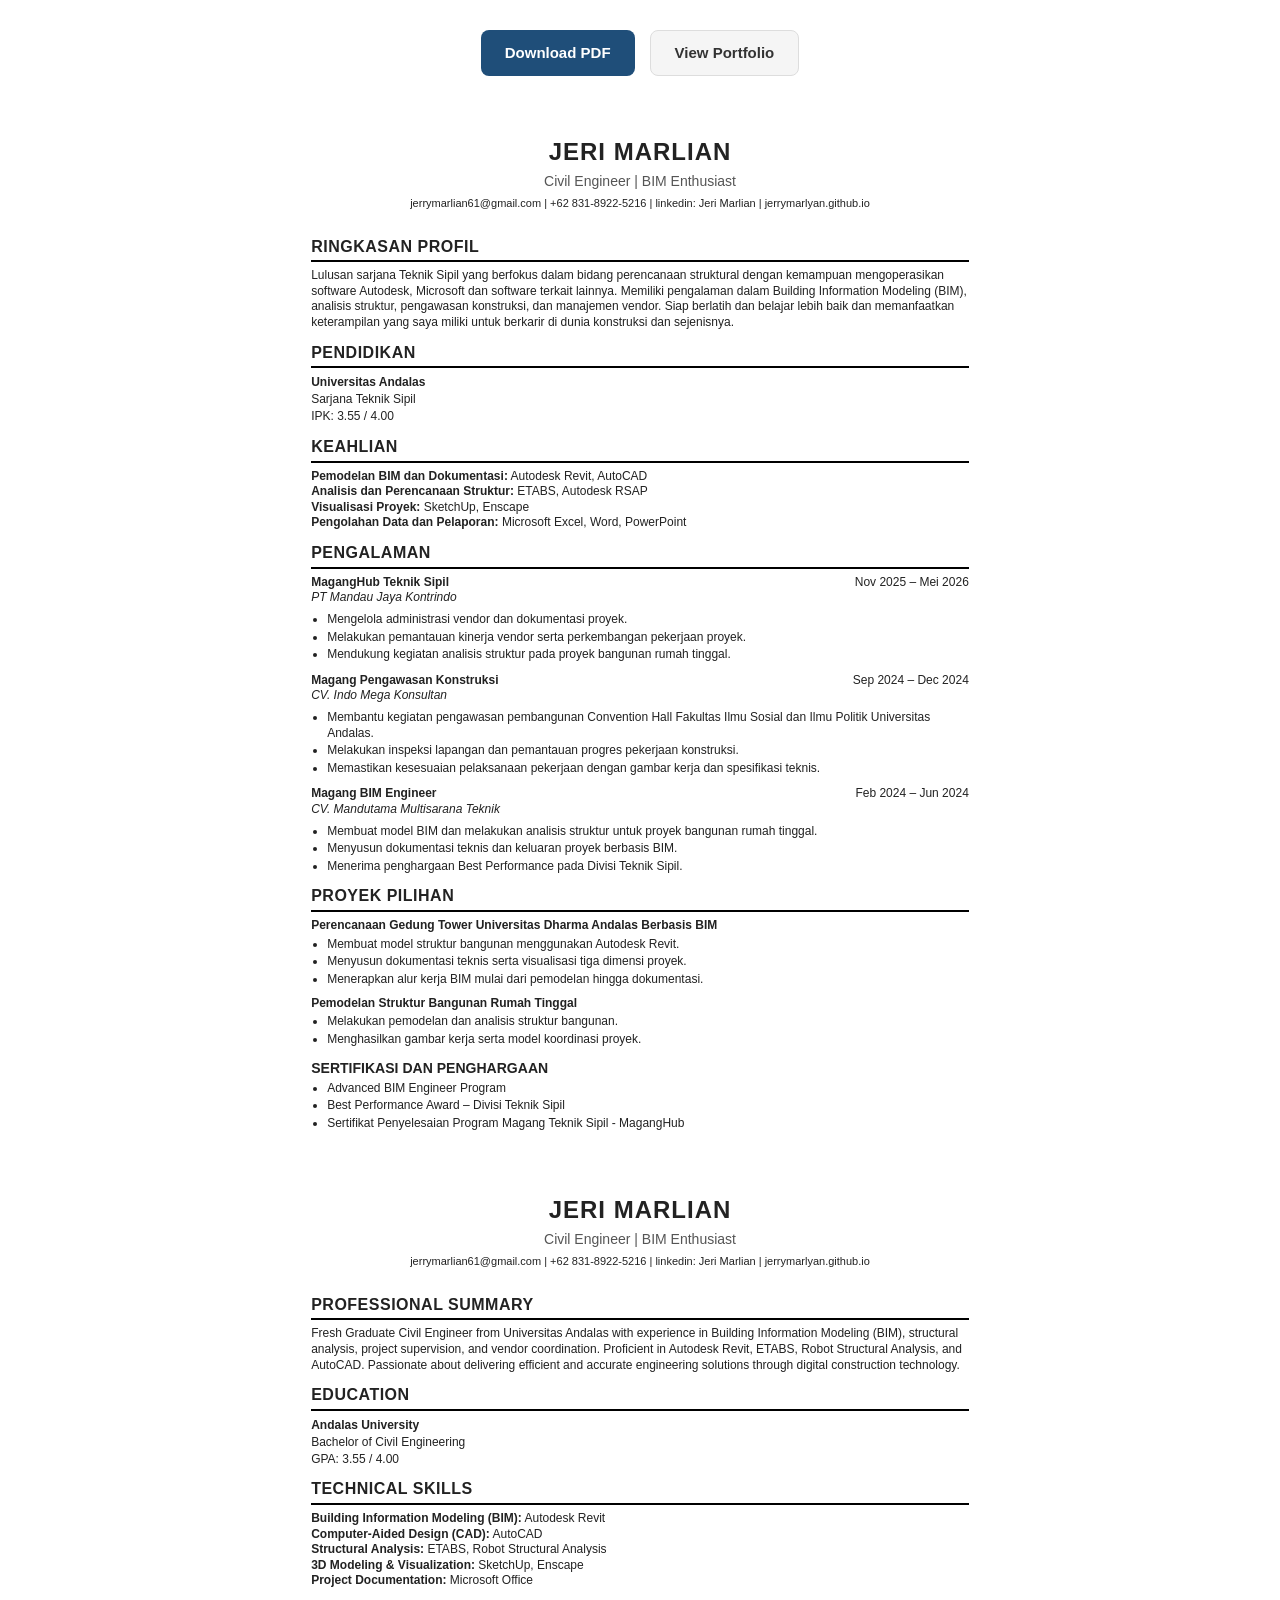
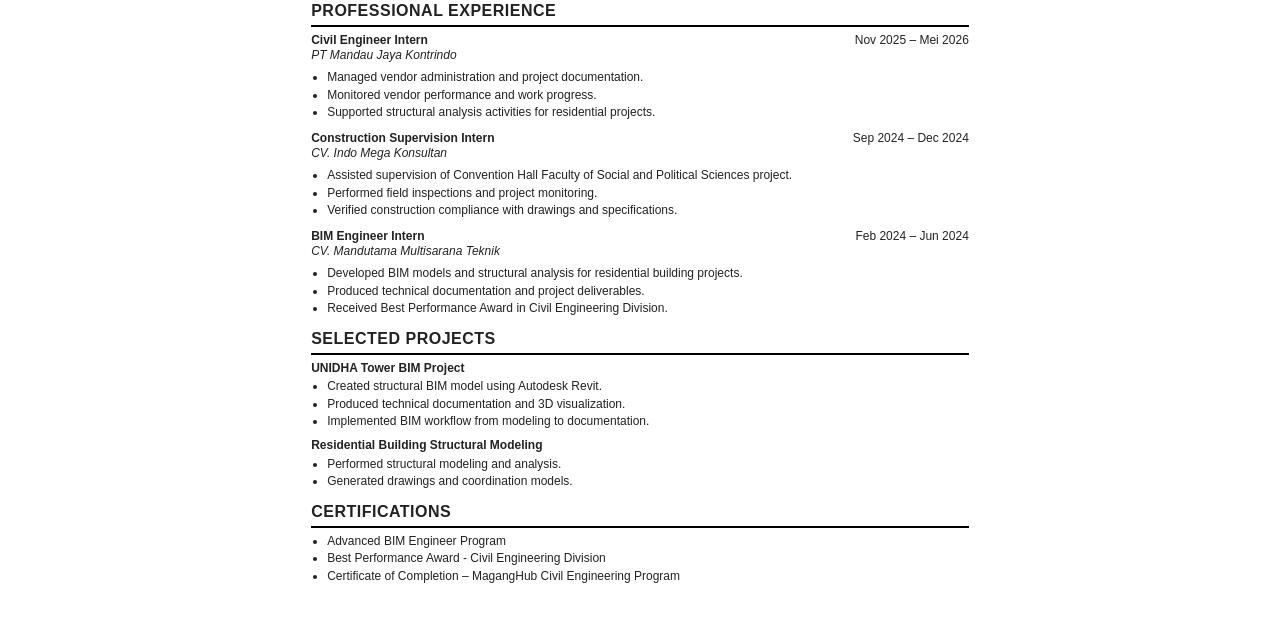
<file: CV/cv.html>
<!DOCTYPE html>
<html lang="en">
<head>
<meta charset="UTF-8">
<meta name="viewport" content="width=device-width, initial-scale=1.0">
<title>CV - Jeri Marlian</title>
<link rel="stylesheet" href="style.css">
<script src="CV.JS"></script>
</head>

<body>
<div class="cv-actions">

    <button onclick="window.print()">
        Download PDF
    </button>

    <a href="https://jerrymarlyan.github.io/" target="_blank">
        View Portfolio
    </a>

</div>

<div class="cv-container">

    <!-- HEADER -->
    <header class="header">
        <h1>JERI MARLIAN</h1>
        <h2>Civil Engineer | BIM Enthusiast</h2>

        <div class="contact">
    jerrymarlian61@gmail.com | +62 831-8922-5216 |
    linkedin: Jeri Marlian |
    jerrymarlyan.github.io
</div>
    </header>

    <!-- SUMMARY -->
    <section>
        <h3>RINGKASAN PROFIL</h3>

        <p>
            Lulusan sarjana Teknik Sipil yang berfokus dalam bidang perencanaan struktural dengan kemampuan mengoperasikan software Autodesk,
Microsoft dan software terkait lainnya. Memiliki pengalaman dalam Building Information Modeling (BIM), analisis struktur, pengawasan konstruksi, dan manajemen vendor. Siap berlatih dan belajar lebih baik dan memanfaatkan keterampilan yang
saya miliki untuk berkarir di dunia konstruksi dan sejenisnya.
        </p>
    </section>

    <!-- EDUCATION -->
    <section>
        <h3>PENDIDIKAN</h3>

        <div class="education">
            <strong>Universitas Andalas</strong><br>
            Sarjana Teknik Sipil<br>
            IPK: 3.55 / 4.00
        </div>
    </section>

    <!-- SKILLS -->
    <section>
    <h3>KEAHLIAN</h3>

    <p>
    <strong>Pemodelan BIM dan Dokumentasi:</strong> Autodesk Revit, AutoCAD <br>
    <strong>Analisis dan Perencanaan Struktur:</strong> ETABS, Autodesk RSAP<br>
    <strong>Visualisasi Proyek:</strong> SketchUp, Enscape <br>
    <strong>Pengolahan Data dan Pelaporan:</strong> Microsoft Excel, Word, PowerPoint
</p>
</section>

    <!-- EXPERIENCE -->
    <section>
        <h3>PENGALAMAN</h3>

        <div class="job">

            <div class="job-header">
                <strong>MagangHub Teknik Sipil</strong>
                <span>Nov 2025 – Mei 2026</span>
            </div>

            <div class="company">
                PT Mandau Jaya Kontrindo
            </div>

            <ul>
    <li>Mengelola administrasi vendor dan dokumentasi proyek.</li>
    <li>Melakukan pemantauan kinerja vendor serta perkembangan pekerjaan proyek.</li>
    <li>Mendukung kegiatan analisis struktur pada proyek bangunan rumah tinggal.</li>
</ul>

        </div>

        <div class="job">

            <div class="job-header">
                <strong>Magang Pengawasan Konstruksi</strong>
                <span>Sep 2024 – Dec 2024</span>
            </div>

            <div class="company">
                CV. Indo Mega Konsultan
            </div>

            <ul>
    <li>Membantu kegiatan pengawasan pembangunan Convention Hall Fakultas Ilmu Sosial dan Ilmu Politik Universitas Andalas.</li>
    <li>Melakukan inspeksi lapangan dan pemantauan progres pekerjaan konstruksi.</li>
    <li>Memastikan kesesuaian pelaksanaan pekerjaan dengan gambar kerja dan spesifikasi teknis.</li>
</ul>

        </div>

        <div class="job">

            <div class="job-header">
                <strong>Magang BIM Engineer</strong>
                <span>Feb 2024 – Jun 2024</span>
            </div>

            <div class="company">
                CV. Mandutama Multisarana Teknik
            </div>

            <ul>
    <li>Membuat model BIM dan melakukan analisis struktur untuk proyek bangunan rumah tinggal.</li>
    <li>Menyusun dokumentasi teknis dan keluaran proyek berbasis BIM.</li>
    <li>Menerima penghargaan Best Performance pada Divisi Teknik Sipil.</li>
</ul>

        </div>

    </section>

    <!-- PROJECTS -->
    <section>
        <h3>PROYEK PILIHAN</h3>

        <div class="project">
    <strong>Perencanaan Gedung Tower Universitas Dharma Andalas Berbasis BIM</strong>

    <ul>
        <li>Membuat model struktur bangunan menggunakan Autodesk Revit.</li>
        <li>Menyusun dokumentasi teknis serta visualisasi tiga dimensi proyek.</li>
        <li>Menerapkan alur kerja BIM mulai dari pemodelan hingga dokumentasi.</li>
    </ul>
</div>

        <div class="project">
    <strong>Pemodelan Struktur Bangunan Rumah Tinggal</strong>

    <ul>
        <li>Melakukan pemodelan dan analisis struktur bangunan.</li>
        <li>Menghasilkan gambar kerja serta model koordinasi proyek.</li>
    </ul>
</div>

    </section>

    <!-- CERTIFICATIONS -->
    <h3>SERTIFIKASI DAN PENGHARGAAN</h3>

<ul>
    <li>Advanced BIM Engineer Program</li>
    <li>Best Performance Award – Divisi Teknik Sipil</li>
    <li>Sertifikat Penyelesaian Program Magang Teknik Sipil - MagangHub</li>
</ul>

</div>
<div class="page-break"></div>
<div class="cv-container">

    <!-- HEADER -->
    <header class="header">
        <h1>JERI MARLIAN</h1>
        <h2>Civil Engineer | BIM Enthusiast</h2>

        <div class="contact">
    jerrymarlian61@gmail.com | +62 831-8922-5216 |
    linkedin: Jeri Marlian |
    jerrymarlyan.github.io
</div>
    </header>

    <!-- SUMMARY -->
    <section>
        <h3>PROFESSIONAL SUMMARY</h3>

        <p>
            Fresh Graduate Civil Engineer from Universitas Andalas with
            experience in Building Information Modeling (BIM), structural
            analysis, project supervision, and vendor coordination.
            Proficient in Autodesk Revit, ETABS, Robot Structural Analysis,
            and AutoCAD. Passionate about delivering efficient and accurate
            engineering solutions through digital construction technology.
        </p>
    </section>

    <!-- EDUCATION -->
    <section>
        <h3>EDUCATION</h3>

        <div class="education">
            <strong>Andalas University</strong><br>
            Bachelor of Civil Engineering<br>
            GPA: 3.55 / 4.00
        </div>
    </section>

    <!-- SKILLS -->
    <section>
    <h3>TECHNICAL SKILLS</h3>

    <p>
    <strong>Building Information Modeling (BIM):</strong> Autodesk Revit <br>
    <strong>Computer-Aided Design (CAD):</strong> AutoCAD <br>
    <strong>Structural Analysis:</strong> ETABS, Robot Structural Analysis <br>
    <strong>3D Modeling & Visualization:</strong> SketchUp, Enscape <br>
    <strong>Project Documentation:</strong> Microsoft Office
</p>
</section>

    <!-- EXPERIENCE -->
    <section>
        <h3>PROFESSIONAL EXPERIENCE</h3>

        <div class="job">

            <div class="job-header">
                <strong>Civil Engineer Intern</strong>
                <span>Nov 2025 – Mei 2026</span>
            </div>

            <div class="company">
                PT Mandau Jaya Kontrindo
            </div>

            <ul>
                <li>Managed vendor administration and project documentation.</li>
                <li>Monitored vendor performance and work progress.</li>
                <li>Supported structural analysis activities for residential projects.</li>
            </ul>

        </div>

        <div class="job">

            <div class="job-header">
                <strong>Construction Supervision Intern</strong>
                <span>Sep 2024 – Dec 2024</span>
            </div>

            <div class="company">
                CV. Indo Mega Konsultan
            </div>

            <ul>
                <li>Assisted supervision of Convention Hall Faculty of Social and Political Sciences project.</li>
                <li>Performed field inspections and project monitoring.</li>
                <li>Verified construction compliance with drawings and specifications.</li>
            </ul>

        </div>

        <div class="job">

            <div class="job-header">
                <strong>BIM Engineer Intern</strong>
                <span>Feb 2024 – Jun 2024</span>
            </div>

            <div class="company">
                CV. Mandutama Multisarana Teknik
            </div>

            <ul>
                <li>Developed BIM models and structural analysis for residential building projects.</li>
                <li>Produced technical documentation and project deliverables.</li>
                <li>Received Best Performance Award in Civil Engineering Division.</li>
            </ul>

        </div>

    </section>

    <!-- PROJECTS -->
    <section>
        <h3>SELECTED PROJECTS</h3>

        <div class="project">
            <strong>UNIDHA Tower BIM Project</strong>
            <ul>
                <li>Created structural BIM model using Autodesk Revit.</li>
                <li>Produced technical documentation and 3D visualization.</li>
                <li>Implemented BIM workflow from modeling to documentation.</li>
            </ul>
        </div>

        <div class="project">
            <strong>Residential Building Structural Modeling</strong>
            <ul>
                <li>Performed structural modeling and analysis.</li>
                <li>Generated drawings and coordination models.</li>
            </ul>
        </div>

    </section>

    <!-- CERTIFICATIONS -->
    <section>
        <h3>CERTIFICATIONS</h3>

        <ul>
            <li>Advanced BIM Engineer Program</li>
            <li>Best Performance Award - Civil Engineering Division</li>
            <li>Certificate of Completion – MagangHub Civil Engineering Program</li>
        </ul>
    </section>

</div>

</body>
</html>
</file>
<file: css/style.css>
:root {
    --mainColor : #222831;
    --secondaryColor : #393E46;
    --AcsentColor : #00ADB5;
}

body {
    background-color: var(--mainColor);
    min-height: 900px;
    font-family: "ubuntu" sans-serif;
}

.section h1 {
    color: #fff;
    font-size: 2.5rem;
}

.nav-link.active {
    color: var(--AcsentColor) !important;
    font-weight: 700;
}

.nav-dark {
    background-color: var(--secondaryColor) !important;
    z-index: 10;
    transition: .8s;
}

.color-acsent {
    color: var(--AcsentColor);
}

#hero {
    color: #fff;
    min-height: 100vh;
    padding: 75px;
}

#hero h1 {
    font-size: 3rem;
}

#hero h2 {
    font-weight: 300;
}

#hero p {
    font-size: 1.1rem;
    font-weight: 300;
}

.btn-custom1 {
    background-color: var(--AcsentColor);
    text-align: center;
    color: #fff;
    min-width: 150px;
    height: 45px;
    font-weight: 700;
    font-size: 1.2rem;
}

.btn-custom1:hover {
    box-shadow: 0 0 5px rgba(255, 166, 0, .8);
}

.cv {
    color: #fff;
    cursor: pointer;
    font-size: 1.1rem;
}

.social-icon svg {
    margin-right: .7em;
    margin-bottom: 10px;
}

hr {
    width: 35%;
    height: 5px;
    color: var(--AcsentColor);
    margin: 0 auto;
    opacity: 100%;
}

#about {
    min-height: 300px;
    width: 100%;
    background-color: var(--secondaryColor);
    color: #fff;
    padding-top: 80px;
    padding-bottom: 80px;
    margin-bottom: 80px;
}

#skill {
    min-height: 600px;
    width: 100%;
    color: #fff;
}

#skill img {
    width: 12%;
    margin: 10px;
}

#skill .card {
    background-color: #414558;
    height: 340px;
}

#skill .card:hover {
    background-color: var(--AcsentColor);
}

.skill-content {
    margin-top: 120px;
}

#sertifikat {
    margin-top: -170px;
    padding-top: 270px;
    padding-bottom: 80px;
    background-color: var(--secondaryColor);
    color: #fff;
}

#sertifikat p, a {
    color: #fff !important;
    text-decoration: none;
}

#sertifikat img {
    width: 49%;
    padding: 10px;
}

#portofolio {
    color: #fff;
}
/* Modal container */
.modal {
  position: fixed;
  z-index: 9999;
  left: 0;
  top: 0;
  width: 100%;
  height: 100%;
  overflow-y: auto;
  background-color: rgba(0,0,0,0.85);
  display: none;
  opacity: 0;
  transition: opacity 0.4s ease; /* animasi fade */
}

/* Modal muncul */
.modal.show {
  display: block;
  opacity: 1;
}

/* Modal content */
.modal-content {
  background-color: #1f2937;
  margin: 80px auto;
  padding: 20px;
  border-radius: 12px;
  width: 90%;
  max-width: 900px;
  color: white;
  transform: translateY(-20px);
  transition: transform 0.4s ease;
}

/* Saat modal aktif */
.modal.show .modal-content {
  transform: translateY(0);
}

/* Tombol close */
.close {
  color: #aaa;
  float: right;
  font-size: 28px;
  font-weight: bold;
  cursor: pointer;
}
.close:hover {
  color: white;
}

iframe {
  width: 100%;
  height: 600px;
  border: none;
  border-radius: 10px;
  margin-top: 10px;
}
/* === GALERI STYLE === */
.gallery-item {
  position: relative;
  overflow: hidden;
  border-radius: 12px;
  margin: 10px;
  width: 300px;
  cursor: pointer;
  box-shadow: 0 4px 10px rgba(0, 0, 0, 0.4);
  transition: transform 0.3s ease;
}

.gallery-item:hover {
  transform: scale(1.03);
}

/* Gambar */
.gallery-item img {
  width: 100%;
  height: 220px;
  object-fit: cover;
  transition: transform 0.4s ease;
}

/* Zoom efek */
.gallery-item:hover img {
  transform: scale(1.1);
}

/* Overlay efek */
.overlay {
  position: absolute;
  inset: 0;
  background: rgba(0, 0, 0, 0.6);
  color: #fff;
  display: flex;
  flex-direction: column;
  align-items: center;
  justify-content: center;
  opacity: 0;
  transition: opacity 0.4s ease;
  text-align: center;
}

/* Muncul saat hover */
.gallery-item:hover .overlay {
  opacity: 1;
}

/* Animasi teks */
.overlay h3 {
  font-size: 1.2rem;
  margin-bottom: 6px;
  transform: translateY(15px);
  transition: transform 0.3s ease;
}

.overlay p {
  font-size: 0.9rem;
  opacity: 0.85;
  transform: translateY(15px);
  transition: transform 0.3s ease;
}

.gallery-item:hover .overlay h3,
.gallery-item:hover .overlay p {
  transform: translateY(0);
}

.gallery-img {
  width: 300px;
  height: 220px;
  object-fit: cover;
  border-radius: 12px;
  margin: 10px;
  cursor: pointer;
  box-shadow: 0 4px 12px rgba(0, 0, 0, 0.4);
  transition: transform 0.3s ease;
}
</file>
<file: css/responsive.css>
@media screen and ( max-width : 1200px ) {
    #hero p {
        font-size: .9rem;
    }
    #hero h1 {
        font-size: 2.3rem;
    }
}

@media screen and ( max-width : 768px ) {
    .social-icon {
        left: 50%;
        transform: translate(-50%);
    }
    #hero .row {
        padding-bottom: 75px;
    }
    .btn-custom1 {
        width: 80%;
    }
    #about p {
        text-align: justify !important;
    }
    #skill .card h3 {
        font-size: 1.3rem;
    }
    #skill .card {
        padding-left: 30px !important;
        padding-right: 30px !important;
        margin-top: 20px;
    }
}

@media screen and ( max-width : 576px ) {
    #hero img {
        width: 60%;
    }
    hr {
        width: 75%;
    }
    h1 {
        font-size: 2rem !important;
    }
    footer img {
        width: 75px;
    }
    footer p {
        font-size: .8rem;
    }
}

@media screen and ( max-width : 350px ) {
    #portofolio .col-md-12 {
        flex-direction: column;
    }
}
</file>
<file: blogs/style.css>
/* ========================= */
/* CASE STUDY SECTION */
/* ========================= */

body{
  font-family: 'Poppins', sans-serif;
  background: #f5f5f5;
  margin: 0;
  padding: 0;
}

/* SECTION */

.case-study{
  width: 85%;
  margin: auto;
  padding: 80px 0;
}

/* TITLE */

.section-title{
  text-align: center;
  margin-bottom: 60px;
}

.section-title h1{
  font-size: 42px;
  color: #0d1b4c;
  margin-bottom: 10px;
}

.section-title p{
  color: #666;
  font-size: 15px;
  line-height: 1.7;
}

/* CARD */

.case-card{
  display: flex;
  align-items: center;
  gap: 40px;

  background: white;

  padding: 30px;
  border-radius: 20px;

  margin-bottom: 40px;

  box-shadow: 0 5px 20px rgba(0,0,0,0.08);

  transition: 0.3s ease;

  opacity: 1;
}

.case-card:hover{
  transform: translateY(-5px);
}

/* IMAGE */

.case-image{
  flex: 1;
}

.case-image img{
  width: 100%;
  border-radius: 15px;
  object-fit: cover;
}

/* CONTENT */

.case-content{
  flex: 1;
}

.case-content span{
  font-size: 13px;
  color: #888;
}

.case-content h2{
  font-size: 32px;
  color: #111;
  margin: 15px 0;
}

.case-content p{
  color: #555;
  line-height: 1.8;
  margin-bottom: 25px;
}

/* BUTTON */

.case-btn{
  display: inline-block;

  text-decoration: none;

  background: #0d1b4c;
  color: white;

  padding: 12px 24px;

  border-radius: 50px;

  transition: 0.3s;
}

.case-btn:hover{
  background: #142b74;
}

/* RESPONSIVE */

@media(max-width: 768px){

  .case-card{
    flex-direction: column;
  }

  .section-title h1{
    font-size: 32px;
  }

  .case-content h2{
    font-size: 24px;
  }

}
.case-card{
  opacity: 1;
  transform: translateY(0);
}

.case-card.show{
  opacity: 1;
  transform: translateY(0);

  transition: all 0.8s ease;
}

/* ========================= */
/* DETAIL PAGE */
/* ========================= */

.detail-hero{
  padding: 100px 10%;
  background: #0d1b4c;
  color: white;
}

.hero-content span{
  letter-spacing: 3px;
  font-size: 14px;
  color: #cfcfcf;
}

.hero-content h1{
  font-size: 56px;
  margin: 20px 0;
}

.hero-content p{
  width: 60%;
  line-height: 1.8;
  color: #d9d9d9;
}

/* IMAGE */

.detail-image{
  width: 80%;
  margin: 60px auto;
}

.detail-image img{
  width: 100%;
  border-radius: 20px;
}

/* IMAGE */

.article-image{
  width:100%;
  display:block;
  margin:30px 0 10px;
  object-fit:cover;
  box-shadow:0 8px 25px rgba(0,0,0,0.08);
  margin-bottom: 10px;
  border-radius: 12px;
  margin-top: 20px;
}

/* CONTENT */

.detail-content{
  width: 80%;
  margin: auto;
  padding-bottom: 100px;
}

.content-box{
  background: white;
  padding: 60px;
  max-width: 900px;
  margin: auto;
  border-radius: 20px;

  box-shadow: 0 5px 20px rgba(0,0,0,0.08);
}

.content-box h2{
  font-size: 42px;
  line-height: 1.3;
  margin-top: 40px;
  margin-bottom: 24px;

  color: #0d1b4c;
}

.content-box p{
  line-height: 2;
  color: #444;
  text-align: justify;
  font-size: 18px;
  margin-bottom: 28px;
}
.content-box ul{
  margin-top: 25px;
  list-style: disc;
  padding-left: 32px
  margin-bottom: 40px;
}

.content-box li{
  font-size:18px;
  line-height:1.9;
  margin-bottom:14px;
  color:#222;
}

/* RESPONSIVE */

@media(max-width:768px){

  .hero-content h1{
    font-size:38px;
  }

  .hero-content p{
    width:100%;
  }

  .detail-image,
  .detail-content{
    width:90%;
  }

  .content-box{
    padding:30px;
  }

  .content-box h2{
    font-size:32px;
  }

  .content-box p,
  .content-box li{
    font-size:16px;
    line-height:1.8;
  }

}

/* CATEGORY TITLE */

.category-title{
  margin: 80px 0 30px;
}

.category-title h2{
  font-size: 32px;
  color: #0d1b4c;

  position: relative;

  padding-left: 20px;
}

/* garis samping */

.category-title h2::before{
  content: "";

  position: absolute;

  left: 0;
  top: 0;

  width: 6px;
  height: 100%;

  background: #0d1b4c;

  border-radius: 10px;
}

/* ========================= */
/* NAVBAR */
/* ========================= */

.navbar-custom{

  width: 100%;

  display: flex;
  justify-content: space-between;
  align-items: center;

  padding: 25px 8%;

  background: white;

  position: sticky;
  top: 0;

  z-index: 1000;

  box-shadow: 0 2px 10px rgba(0,0,0,0.05);
}

/* LOGO */

.logo a{
  text-decoration: none;

  font-size: 26px;
  font-weight: 700;

  color: #0d1b4c;
}

/* MENU */

.navbar-custom ul{
  display: flex;
  align-items: center;
  gap: 35px;

  list-style: none;

  margin: 0;
}

.navbar-custom ul li a{
  text-decoration: none;

  color: #333;

  font-weight: 500;

  transition: 0.3s;
}

.navbar-custom ul li a:hover{
  color: #0d1b4c;
}

/* ACTIVE */

.active{
  color: #0d1b4c !important;
}

/* BUTTON */

.contact-btn{
  background: #0d1b4c;

  color: white !important;

  padding: 12px 24px;

  border-radius: 50px;
}
/* ========================= */
/* FOOTER */
/* ========================= */

.footer{

  background: #0d1b4c;

  color: white;

  margin-top: 120px;

  padding-top: 70px;
}

.footer-container{

  width: 85%;
  margin: auto;

  display: grid;

  grid-template-columns: 2fr 1fr 1fr;

  gap: 50px;
}

/* ABOUT */

.footer-about h2{
  margin-bottom: 20px;
}

.footer-about p{
  line-height: 1.8;
  color: #d4d4d4;
}

/* LINKS */

.footer-links{
  display: flex;
  flex-direction: column;
}

.footer-links h3{
  margin-bottom: 20px;
}

.footer-links a{

  text-decoration: none;

  color: #d4d4d4;

  margin-bottom: 12px;

  transition: 0.3s;
}

.footer-links a:hover{
  color: white;
}

/* CONTACT */

.footer-contact h3{
  margin-bottom: 20px;
}

.footer-contact p{
  color: #d4d4d4;
  margin-bottom: 12px;
}

/* BOTTOM */

.footer-bottom{

  margin-top: 60px;

  text-align: center;

  padding: 25px 0;

  border-top: 1px solid rgba(255,255,255,0.1);
}

.footer-bottom p{
  color: #cfcfcf;
}

/* RESPONSIVE */

@media(max-width:768px){

  .navbar-custom{
    flex-direction: column;
    gap: 20px;
  }

  .navbar-custom ul{
    flex-wrap: wrap;
    justify-content: center;
  }

  .footer-container{
    grid-template-columns: 1fr;
  }

}

/* =========================
   MODERN FOOTER
========================= */

.modern-footer{
  background:#07152d;
  padding:100px 20px 40px;
  margin-top:100px;
  color:white;
}

.footer-wrapper{
  max-width:1200px;
  margin:auto;

  display:grid;
  grid-template-columns:1.2fr 0.8fr;
  gap:60px;
  align-items:center;
}

/* LEFT CONTENT */

.footer-label{
  display:inline-block;
  margin-bottom:20px;

  color:#38bdf8;
  letter-spacing:2px;
  font-size:13px;
  font-weight:600;
}

.footer-intro h2{
  font-size:64px;
  line-height:1.1;
  margin-bottom:30px;
}

.footer-intro p{
  max-width:600px;
  color:#cbd5e1;
  line-height:1.9;
  margin-bottom:40px;
  font-size:17px;
}

/* BUTTON AREA */

.footer-buttons{
  display:flex;
  gap:18px;
  flex-wrap:wrap;
}

/* BUTTON */

.footer-btn{
  padding:16px 28px;
  border-radius:14px;

  border:none;

  text-decoration:none;
  font-weight:600;
  font-size:15px;

  cursor:pointer;
  transition:0.3s;
}

/* PRIMARY BUTTON */

.primary-btn{
  background:#38bdf8;
  color:#07152d;
}

.primary-btn:hover{
  transform:translateY(-4px);
}

/* SECONDARY BUTTON */

.secondary-btn{
  background:transparent;
  color:white;

  border:1px solid rgba(255,255,255,0.15);
}

.secondary-btn:hover{
  background:white;
  color:#07152d;
}

/* =========================
   SHARE DROPDOWN
========================= */

.share-dropdown{
  position:relative;
}

.share-menu{
  position:absolute;

  top:70px;
  left:0;

  width:220px;

  background:white;

  border-radius:18px;

  padding:12px;

  display:flex;
  flex-direction:column;
  gap:8px;

  opacity:0;
  visibility:hidden;

  transform:translateY(10px);

  transition:0.3s;

  box-shadow:0 20px 50px rgba(0,0,0,0.2);
}

.share-dropdown:hover .share-menu{
  opacity:1;
  visibility:visible;
  transform:translateY(0);
}

.share-menu a{
  text-decoration:none;

  color:#111;

  padding:12px 14px;

  border-radius:12px;

  transition:0.3s;
}

.share-menu a:hover{
  background:#f1f5f9;
  color:#0ea5e9;
}

/* =========================
   COMMENT CARD
========================= */

.comment-card{
  background:white;
  color:#111;

  padding:40px;

  border-radius:28px;

  box-shadow:0 20px 50px rgba(0,0,0,0.25);
}

.comment-card h3{
  font-size:36px;
  margin-bottom:12px;
}

.comment-card p{
  color:#666;
  margin-bottom:30px;
}

/* FORM */

.comment-card form{
  display:flex;
  flex-direction:column;
  gap:18px;
}

.comment-card input,
.comment-card textarea{
  width:100%;

  padding:16px;

  border:1px solid #ddd;
  border-radius:14px;

  font-family:'Poppins', sans-serif;
  font-size:15px;

  outline:none;

  transition:0.3s;
}

.comment-card input:focus,
.comment-card textarea:focus{
  border-color:#38bdf8;
  box-shadow:0 0 0 4px rgba(56,189,248,0.15);
}

.comment-card textarea{
  resize:none;
}

/* BUTTON */

.comment-card button{
  border:none;

  padding:16px;

  border-radius:14px;

  background:#07152d;
  color:white;

  font-weight:600;

  cursor:pointer;

  transition:0.3s;
}

.comment-card button:hover{
  background:#38bdf8;
  color:#07152d;
}

/* FOOTER */

.footer-bottom{
  margin-top:70px;
  text-align:center;
}

.footer-bottom p{
  color:#94a3b8;
  font-size:14px;
}

/* =========================
   RESPONSIVE
========================= */

@media(max-width:900px){

  .footer-wrapper{
    grid-template-columns:1fr;
  }

  .footer-intro h2{
    font-size:44px;
  }

}

@media(max-width:600px){

  .modern-footer{
    padding:70px 20px 30px;
  }

  .footer-intro h2{
    font-size:36px;
  }

  .comment-card{
    padding:28px;
  }

  .footer-buttons{
    flex-direction:column;
  }

  .footer-btn{
    width:100%;
    text-align:center;
  }

  .share-menu{
    width:100%;
  }

}
</file>
<file: CV/style.css>
*{
    margin:0;
    padding:0;
    box-sizing:border-box;
}

body{
    font-family: Arial, Helvetica, sans-serif;
    background:#fff;
    color:#222;
    line-height:1.3;
    font-size:12px;
}

.cv-container{
    width:100%;
    max-width:190mm;
    margin:auto;
    padding:8mm;
    background:white;
}

.header{
    text-align:center;
    margin-bottom:25px;
}

.header h1{
    font-size:24px;
    letter-spacing:1px;
}

.header h2{
    font-size:14px;
    font-weight:normal;
    color:#555;
    margin-top:5px;
}

.contact{
    margin-top:6px;
    font-size:11px;
    line-height:1.4;
}

.contact span{
    margin:0 8px;
}

section{
    margin-bottom:12px;
}

section h3{
    font-size:16px;
    border-bottom:2px solid #000;
    padding-bottom:3px;
    margin-bottom:6px;
    letter-spacing:0.5px;
}

.skill-group{
    display:grid;
    grid-template-columns:repeat(2,1fr);
    gap:8px 15px;
}

.skill-group h4{
    margin-bottom:5px;
}

ul{
    margin-top:3px;
    padding-left:16px;
}

li{
    margin-bottom:2px;
}

.job{
    margin-bottom:10px;
}

.job-header{
    display:flex;
    justify-content:space-between;
    flex-wrap:wrap;
}

.company{
    font-style:italic;
    margin-bottom:6px;
}

.project{
    margin-bottom:8px;
}

.education{
    line-height:1.4;
}

/* =========================
   ACTION BUTTONS
========================= */

.cv-actions{
    display:flex;
    justify-content:center;
    gap:15px;
    margin:30px 0;
    flex-wrap:wrap;
}

.cv-actions button,
.cv-actions a{

    padding:12px 24px;

    border:none;

    border-radius:8px;

    text-decoration:none;

    font-size:15px;

    font-weight:600;

    cursor:pointer;

    transition:all .3s ease;
}

/* Download PDF */

.cv-actions button{
    background:#1f4e79;
    color:white;
}

.cv-actions button:hover{
    transform:translateY(-2px);
}

/* Portfolio */

.cv-actions a{
    background:#f5f5f5;
    color:#333;
    border:1px solid #ddd;
}

.cv-actions a:hover{
    transform:translateY(-2px);
}

/* =======================
   PRINT PDF
======================= */

@page{
    size:A4;
    margin:8mm;
}

@media print{

    body{
        margin:0;
        background:white;
    }

    .cv-container{
        width:100%;
        margin:0;
        padding:0;
        box-shadow:none;
    }

    .cv-actions{
        display:none !important;
    }


    *{
        -webkit-print-color-adjust:exact;
        print-color-adjust:exact;
    }

    .page-break{
        display:block;
        page-break-before:always;
    }

}
</file>
